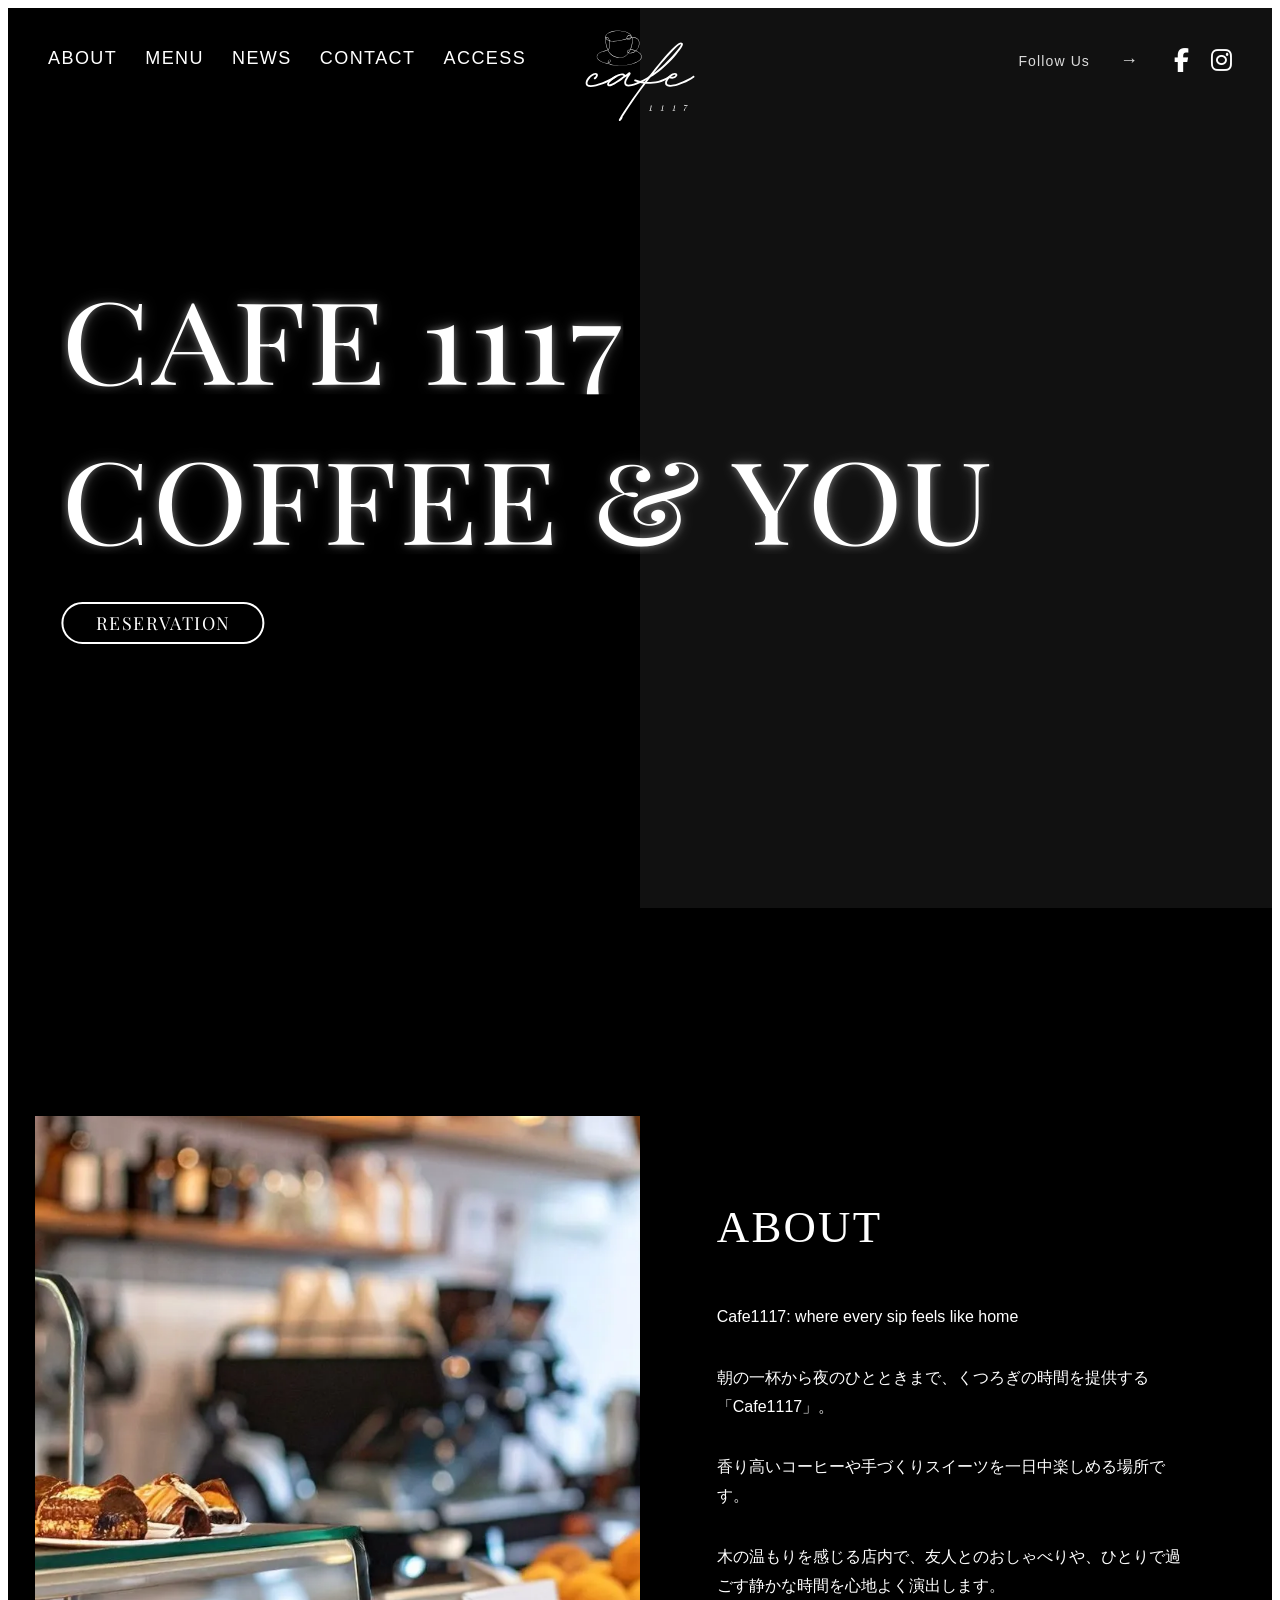
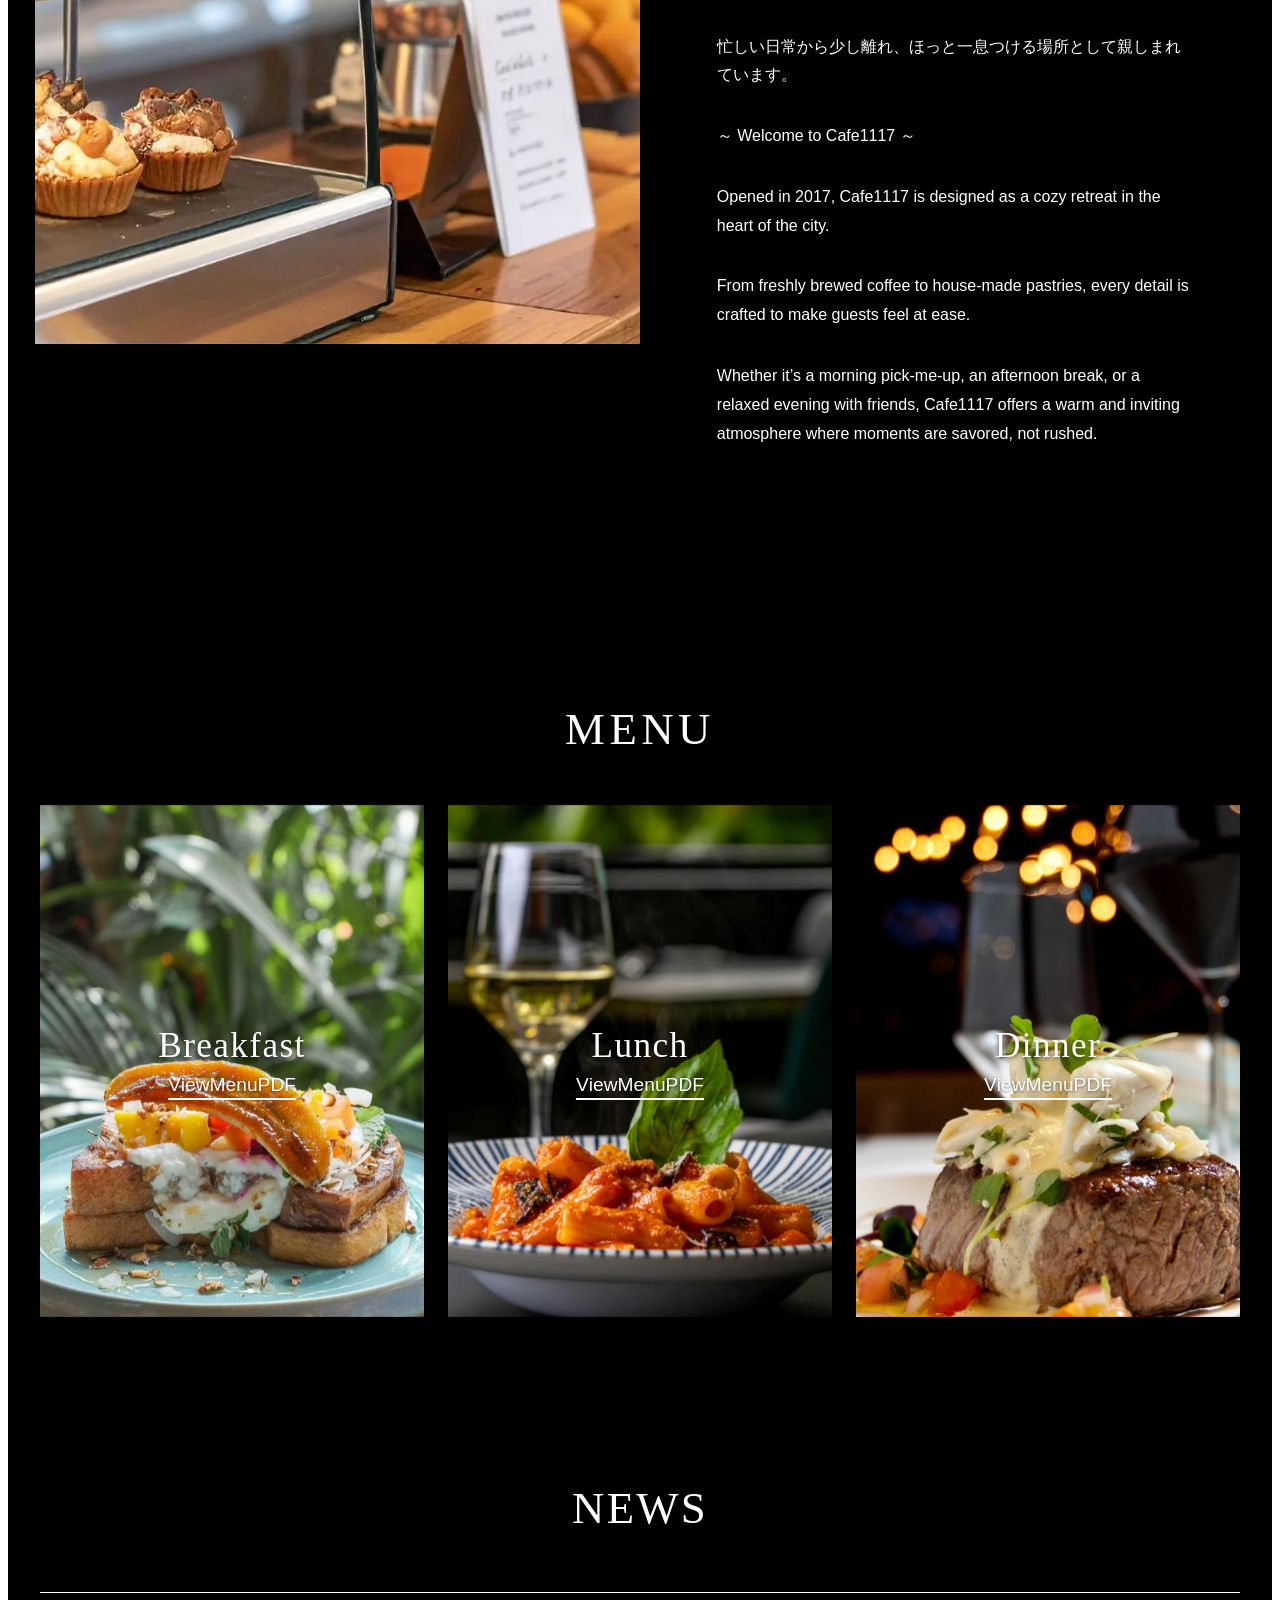
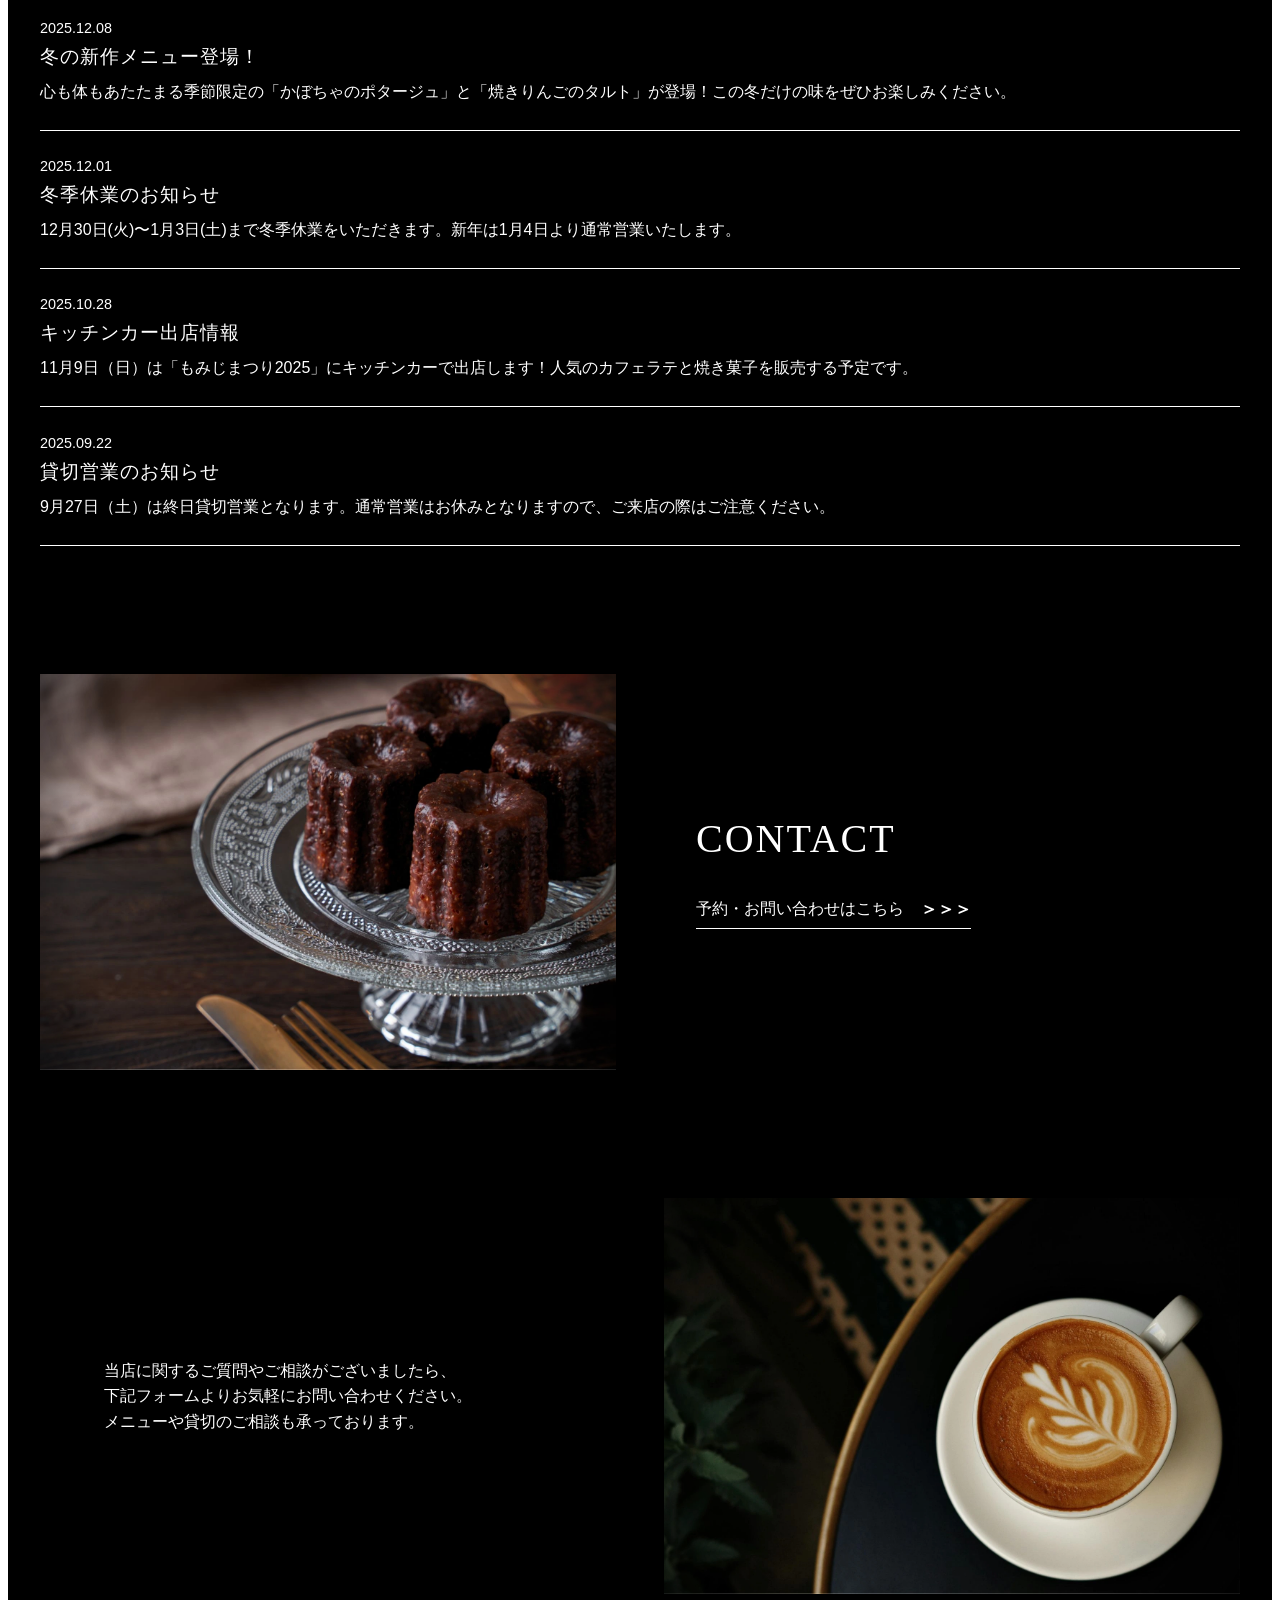
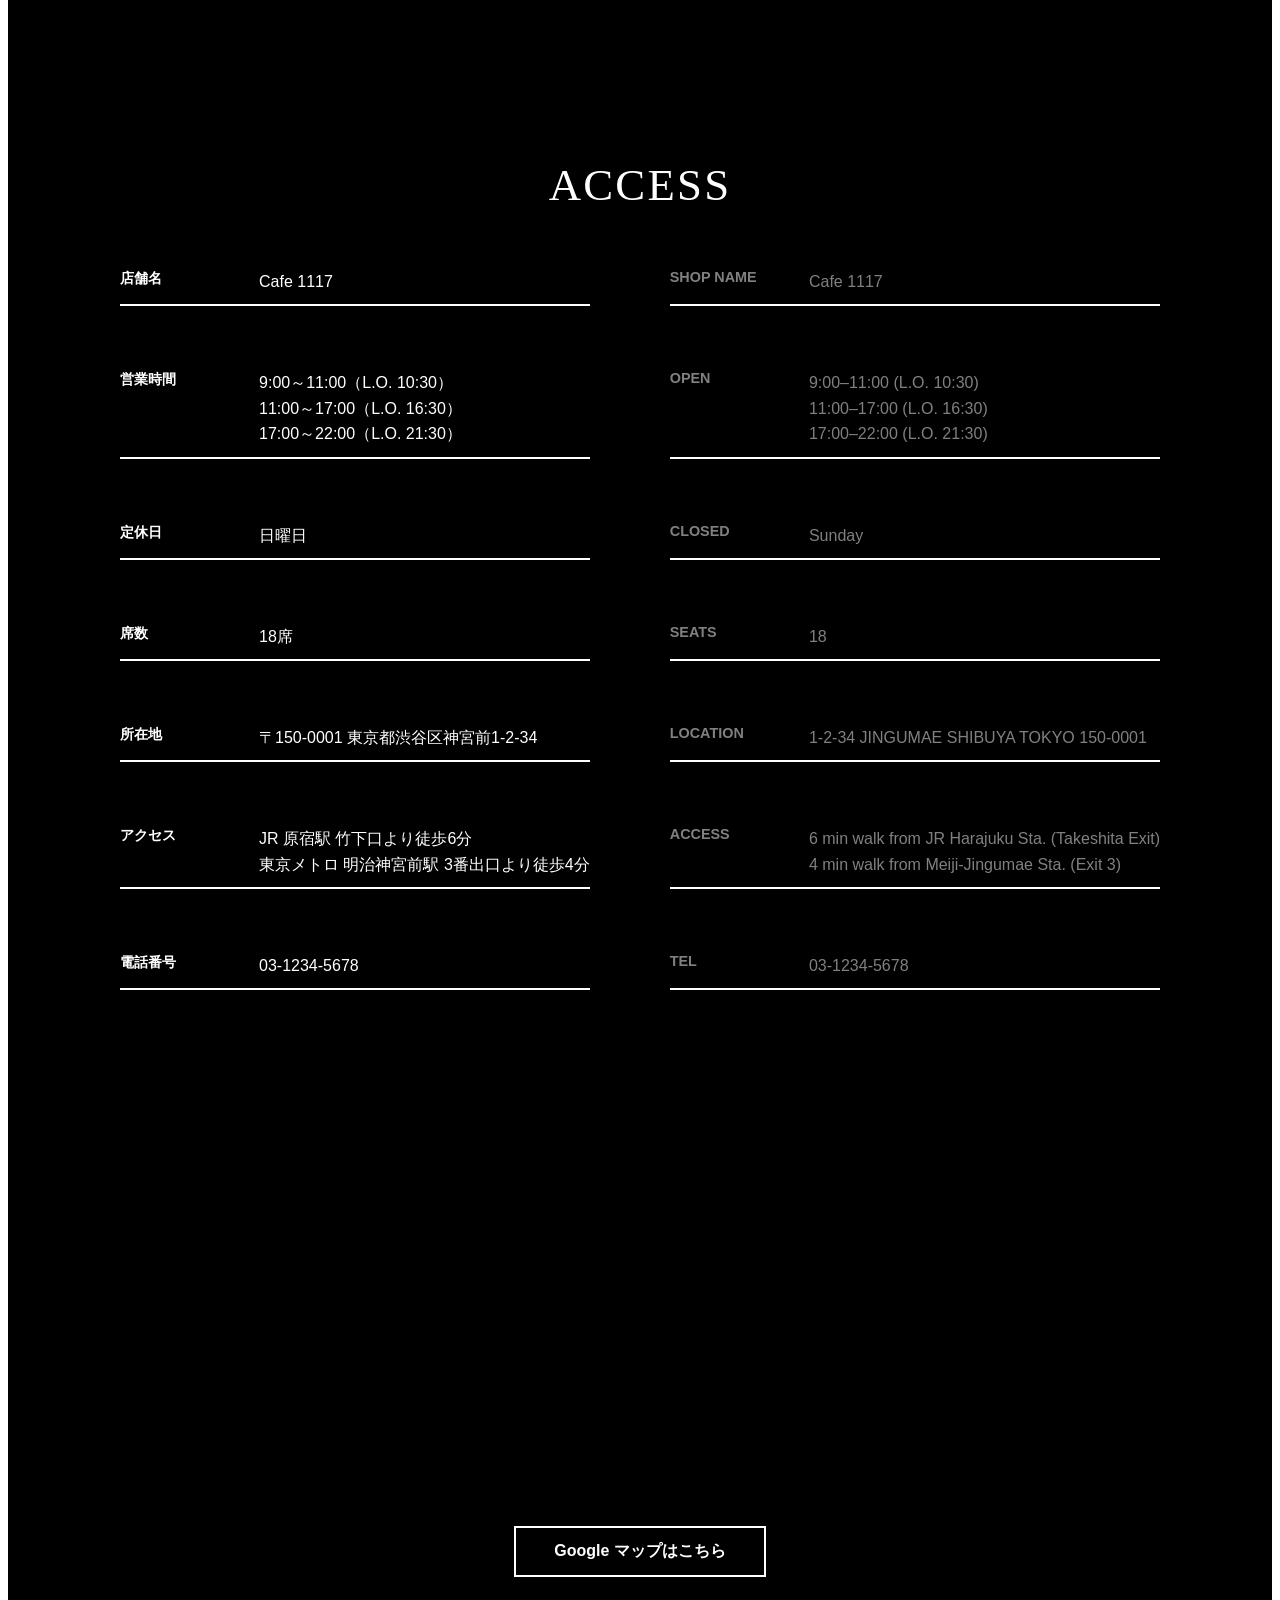
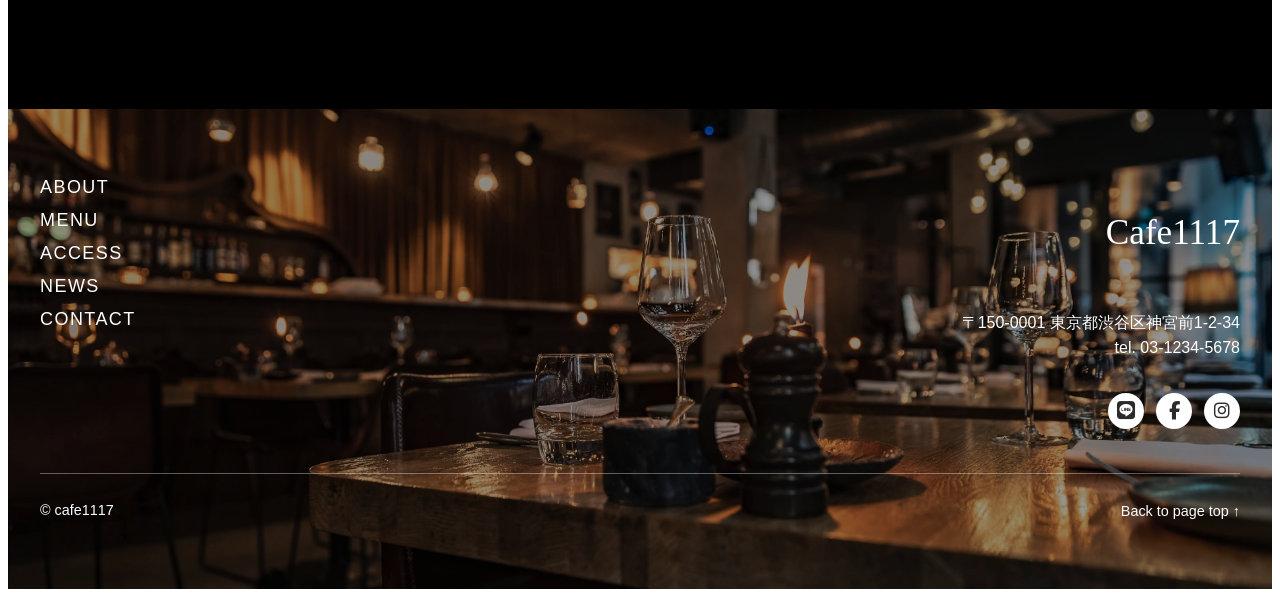
<file: index.html>
<!DOCTYPE html>
<html lang="ja">
<head>
  <meta charset="UTF-8">
  <meta name="viewport" content="width=device-width, initial-scale=1.0">
  <meta name="description" content="Cafe1117の最新ニュース、メニュー、アクセス情報を掲載しています。">
  <title>Cafe1117</title>

  <!-- Google Fonts -->
  <link rel="preconnect" href="https://fonts.googleapis.com">
  <link rel="preconnect" href="https://fonts.gstatic.com" crossorigin>
  <link href="https://fonts.googleapis.com/css2?family=Tangerine:wght@400;700&display=swap" rel="stylesheet">
  <link href="https://fonts.googleapis.com/css2?family=Playfair+Display:ital,wght@0,400..900;1,400..900&display=swap" rel="stylesheet">

  <!-- CSS -->
  <link rel="stylesheet" href="css/base.css">
  <link rel="stylesheet" href="css/layout.css">
  <link rel="stylesheet" href="css/header.css">
  <link rel="stylesheet" href="css/loading.css">
  <link rel="stylesheet" href="css/about.css">
  <link rel="stylesheet" href="css/menu.css">
  <link rel="stylesheet" href="css/news.css">
  <link rel="stylesheet" href="css/contact.css">
  <link rel="stylesheet" href="css/access.css">
  <link rel="stylesheet" href="css/footer.css">

  <!-- Font Awesome -->
  <link rel="stylesheet" href="https://cdnjs.cloudflare.com/ajax/libs/font-awesome/6.5.1/css/all.min.css">
</head>

<body id="top">

<!-- ========================= -->
<!--        LOADING           -->
<!-- ========================= -->
<div id="loadingScreen">
  <div class="loading-logo-wrap">
    <img id="loadingLogoBase" src="img/logo.svg" alt="Loading">
    <img id="loadingLogoColor" src="img/logo.svg" alt="Loading color">
  </div>
</div>

<!-- ========================= -->
<!--         HEADER            -->
<!-- ========================= -->
<header class="split-header">

  <nav class="header-nav">
    <a href="#cafe1117">ABOUT</a>
    <a href="#menu">MENU</a>
    <a href="#news">NEWS</a>
    <a href="#contact">CONTACT</a>
    <a href="#access">ACCESS</a>
  </nav>

  <div class="center-logo">
    <img src="img/logo.svg" alt="Cafe1117">
  </div>

  <div class="header-right">
    <div class="sns-wrap">
      <span class="sns-label">Follow Us</span>
      <span class="sns-arrow">→</span>

      <div class="sns-icons">
        <a href="#" class="sns-icon"><i class="fa-brands fa-facebook-f"></i></a>
        <a href="#" class="sns-icon"><i class="fa-brands fa-instagram"></i></a>
      </div>
    </div>

    <div class="hamburger" aria-label="メニューを開く" role="button" tabindex="0" aria-expanded="false">
      <span></span><span></span><span></span>
    </div>
  </div>

  <div class="split-left">
    <h1 class="main-title">
      <span class="title-main"><span>CAFE 1117</span></span>
      <span class="title-sub"><span>COFFEE & YOU</span></span>

      <a href="reservation.html" target="_blank" rel="noopener noreferrer" class="reserve-btn">
      RESERVATION
      </a>
    </h1>
  </div>

  <div class="split-right">
    <div class="slider">
      <img src="img/header_slide1.webp" alt="内観">
      <img src="img/header_slide2.webp" alt="ドリンク">
      <img src="img/header_slide3.webp" alt="外観">
    </div>
  </div>

  <nav class="mobile-nav" aria-label="モバイルメニュー">
    <a href="#cafe1117" role="menuitem">ABOUT</a>
    <a href="#menu" role="menuitem">MENU</a>
    <a href="#news" role="menuitem">NEWS</a>
    <a href="#contact" role="menuitem">CONTACT</a>
    <a href="#access" role="menuitem">ACCESS</a>
  </nav>

</header>

<!-- ========================= -->
<!--         ABOUT             -->
<!-- ========================= -->
<section id="cafe1117" class="section about-section about-pattern2">
  <div class="container">
    <div class="flex-content">

      <div class="slider-section" aria-label="画像スライダー" role="region">
        <ul id="aboutSlider" role="list" data-slider>
          <li aria-hidden="false">
              <img src="img/slide1.webp" alt="cafe1117 イメージ1" loading="lazy">
          </li>
          <li aria-hidden="true">
              <img src="img/slide2.webp" alt="cafe1117 イメージ2" loading="lazy">
          </li>
          <li aria-hidden="true">
              <img src="img/slide3.webp" alt="cafe1117 イメージ3" loading="lazy">
          </li>
          <li aria-hidden="true">
              <img src="img/slide4.webp" alt="cafe1117 イメージ4" loading="lazy">
          </li>
          <li aria-hidden="true">
              <img src="img/slide5.webp" alt="cafe1117 イメージ5" loading="lazy">
          </li>
        </ul>
      </div>

      <article class="about-content">
        <h2>ABOUT</h2>
        <p>Cafe1117: where every sip feels like home</p>
        <p>朝の一杯から夜のひとときまで、くつろぎの時間を提供する「Cafe1117」。</p>
        <p>香り高いコーヒーや手づくりスイーツを一日中楽しめる場所です。</p>
        <p>木の温もりを感じる店内で、友人とのおしゃべりや、ひとりで過ごす静かな時間を心地よく演出します。</p>
        <p>忙しい日常から少し離れ、ほっと一息つける場所として親しまれています。</p>
        <p>～ Welcome to Cafe1117 ～</p>
        <p>Opened in 2017, Cafe1117 is designed as a cozy retreat in the heart of the city.</p>
        <p>From freshly brewed coffee to house-made pastries, every detail is crafted to make guests feel at ease.</p>
        <p>Whether it’s a morning pick‑me‑up, an afternoon break, or a relaxed evening with friends, Cafe1117 offers a warm and inviting atmosphere where moments are savored, not rushed.</p>
      </article>

    </div>
  </div>
</section>

<!-- ========================= -->
<!--         MENU              -->
<!-- ========================= -->
<section id="menu" class="section menu-section">
  <div class="container">

    <h2 class="section-title" data-animate>MENU</h2>

    <div class="menu-links">

      <a href="img/breakfast-menu.pdf" class="menu-link" target="_blank" rel="noopener noreferrer" data-animate>
        <div class="menu-block" data-bg="breakfast">
          <div class="menu-text">
            <span class="menu-label">Breakfast</span>
            <span class="menu-subtext wave">View Menu PDF</span>
          </div>
        </div>
      </a>

      <a href="img/lunch-menu.pdf" class="menu-link" target="_blank" rel="noopener noreferrer" data-animate>
        <div class="menu-block" data-bg="lunch">
          <div class="menu-text">
            <span class="menu-label">Lunch</span>
            <span class="menu-subtext wave">View Menu PDF</span>
          </div>
        </div>
      </a>

      <a href="img/dinner-menu.pdf" class="menu-link" target="_blank" rel="noopener noreferrer" data-animate>
        <div class="menu-block" data-bg="dinner">
          <div class="menu-text">
            <span class="menu-label">Dinner</span>
            <span class="menu-subtext wave">View Menu PDF</span>
          </div>
        </div>
      </a>

    </div>

  </div>
</section>

<!-- ========================= -->
<!--         NEWS              -->
<!-- ========================= -->
<section id="news" class="section news-section" aria-labelledby="news-title">
  <div class="news-inner">
    <h2 id="news-title" class="section-title">NEWS</h2>

    <div class="news-list">

      <article class="news-item">
        <time class="news-date" datetime="2025-12-08">2025.12.08</time>
        <h3 class="news-title">冬の新作メニュー登場！</h3>
        <p class="news-text">
          心も体もあたたまる季節限定の「かぼちゃのポタージュ」と「焼きりんごのタルト」が登場！この冬だけの味をぜひお楽しみください。
        </p>
      </article>

      <article class="news-item">
        <time class="news-date" datetime="2025-12-01">2025.12.01</time>
        <h3 class="news-title">冬季休業のお知らせ</h3>
        <p class="news-text">
          12月30日(火)〜1月3日(土)まで冬季休業をいただきます。新年は1月4日より通常営業いたします。
        </p>
      </article>

      <article class="news-item">
        <time class="news-date" datetime="2025-10-28">2025.10.28</time>
        <h3 class="news-title">キッチンカー出店情報</h3>
        <p class="news-text">
          11月9日（日）は「もみじまつり2025」にキッチンカーで出店します！人気のカフェラテと焼き菓子を販売する予定です。
        </p>
      </article>

      <article class="news-item">
        <time class="news-date" datetime="2025-09-22">2025.09.22</time>
        <h3 class="news-title">貸切営業のお知らせ</h3>
        <p class="news-text">
          9月27日（土）は終日貸切営業となります。通常営業はお休みとなりますので、ご来店の際はご注意ください。
        </p>
      </article>

    </div>
  </div>
</section>

<!-- ========================= -->
<!--         CONTACT           -->
<!-- ========================= -->
<section id="contact" class="contact-section">

  <!-- 上段 -->
  <div class="contact-header-section">
    <div class="contact-header-right">
      <img src="img/contact1.webp" alt="お問い合わせイメージ">
    </div>

    <div class="contact-header-left">
      <h2>CONTACT</h2>
      <p class="contact-link">
        <a href="reservation.html" target="_blank" rel="noopener noreferrer">
        予約・お問い合わせはこちら
          <span class="arrow">＞＞＞</span>
        </a>
      </p>
    </div>
  </div>

  <!-- 下段 -->
  <div class="contact-info-section">
    <div class="contact-info-right">
      <img src="img/contact2.webp" alt="お問い合わせ情報">
    </div>

    <div class="contact-info-left">
      <p class="contact-info-text">
        <span class="pc-only">
          当店に関するご質問やご相談がございましたら、<br>
          下記フォームよりお気軽にお問い合わせください。<br>
          メニューや貸切のご相談も承っております。
        </span>

        <span class="tablet-only">
          当店に関するご質問やご相談は<br>
          下記フォームよりお気軽にお問い合わせください。<br>
          メニューや貸切のご相談も承っております。
        </span>

        <span class="sp-only">
          ご質問やご相談は下記フォームより<br>
          お気軽にお問い合わせください。<br>
          メニューや貸切も承っております。
        </span>
      </p>
    </div>
  </div>

</section>

<!-- ========================= -->
<!--         ACCESS            -->
<!-- ========================= -->
<section id="access" class="section access-section">
  <div class="container">

    <h2 class="bar center" data-animate>ACCESS</h2>

    <div class="access-table" data-animate>

      <div class="row">
        <div class="pair">
          <span class="label">店舗名</span>
          <span class="value">Cafe 1117</span>
        </div>
        <div class="pair">
          <span class="label">SHOP NAME</span>
          <span class="value">Cafe 1117</span>
        </div>
      </div>

      <div class="row">
        <div class="pair">
          <span class="label">営業時間</span>
          <span class="value">
            9:00～11:00（L.O. 10:30）<br>
            11:00～17:00（L.O. 16:30）<br>
            17:00～22:00（L.O. 21:30）
          </span>
        </div>
        <div class="pair">
          <span class="label">OPEN</span>
          <span class="value">
            9:00–11:00 (L.O. 10:30)<br>
            11:00–17:00 (L.O. 16:30)<br>
            17:00–22:00 (L.O. 21:30)
          </span>
        </div>
      </div>

      <div class="row">
        <div class="pair">
          <span class="label">定休日</span>
          <span class="value">日曜日</span>
        </div>
        <div class="pair">
          <span class="label">CLOSED</span>
          <span class="value">Sunday</span>
        </div>
      </div>

      <div class="row">
        <div class="pair">
          <span class="label">席数</span>
          <span class="value">18席</span>
        </div>
        <div class="pair">
          <span class="label">SEATS</span>
          <span class="value">18</span>
        </div>
      </div>

      <div class="row">
        <div class="pair">
          <span class="label">所在地</span>
          <span class="value">〒150-0001 東京都渋谷区神宮前1-2-34</span>
        </div>
        <div class="pair">
          <span class="label">LOCATION</span>
          <span class="value">1-2-34 JINGUMAE SHIBUYA TOKYO 150-0001</span>
        </div>
      </div>

      <div class="row">
        <div class="pair">
          <span class="label">アクセス</span>
          <span class="value">
            JR 原宿駅 竹下口より徒歩6分<br>
            東京メトロ 明治神宮前駅 3番出口より徒歩4分
          </span>
        </div>
        <div class="pair">
          <span class="label">ACCESS</span>
          <span class="value">
            6 min walk from JR Harajuku Sta. (Takeshita Exit)<br>
            4 min walk from Meiji-Jingumae Sta. (Exit 3)
          </span>
        </div>
      </div>

      <div class="row">
        <div class="pair">
          <span class="label">電話番号</span>
          <span class="value"><a href="tel:0312345678">03-1234-5678</a></span>
        </div>
        <div class="pair">
          <span class="label">TEL</span>
          <span class="value"><a href="tel:0312345678">03-1234-5678</a></span>
        </div>
      </div>

    </div>

    <div class="access-map" data-animate>
      <iframe src="https://www.google.com/maps/embed?pb=..." allowfullscreen loading="lazy"></iframe>
    </div>

    <div class="btn-wrap">
      <a class="mapBtn" href="https://goo.gl/maps/example" target="_blank" rel="noopener noreferrer">
        <span class="iconH">Google マップはこちら</span>
        <span class="line-top"></span>
        <span class="line-bottom"></span>
        <span class="line-top offset"></span>
        <span class="line-bottom offset"></span>
      </a>
    </div>

  </div>
</section>

<!-- ========================= -->
<!--         FOOTER           -->
<!-- ========================= -->
<footer class="footerSection">
  <div class="footerInner">

    <div class="footerContent">

      <div class="footerNavArea">
        <ul class="footerNavList">
          <li class="footerNavItem"><a href="#cafe1117">ABOUT</a></li>
          <li class="footerNavItem"><a href="#menu">MENU</a></li>
          <li class="footerNavItem"><a href="#access">ACCESS</a></li>
          <li class="footerNavItem"><a href="#news">NEWS</a></li>
          <li class="footerNavItem"><a href="#contact">CONTACT</a></li>
        </ul>
      </div>

      <div class="footerInfoArea">
        <div class="footerInfo">
          <p class="footerName">Cafe1117</p>
          <p class="footerAddress">
            〒150-0001<span class="sp-break"></span> 東京都渋谷区神宮前1-2-34<br>
            tel. 03-1234-5678
          </p>

          <ul class="footerSnsList">
            <li><a href="#"><i class="fab fa-line"></i></a></li>
            <li><a href="#"><i class="fab fa-facebook-f"></i></a></li>
            <li><a href="#"><i class="fab fa-instagram"></i></a></li>
          </ul>
        </div>
      </div>

    </div>

    <!-- 下段 -->
    <div class="footerBottom">
      <div class="footerCopy">© cafe1117</div>
      <div class="footerBack"><a href="#top">Back to page top ↑</a></div>
    </div>

  </div>
</footer>

<!-- head内は共通 -->
<script src="js/common.js" defer></script>
<script src="js/index.js" defer></script>

</body>
</html>
</file>
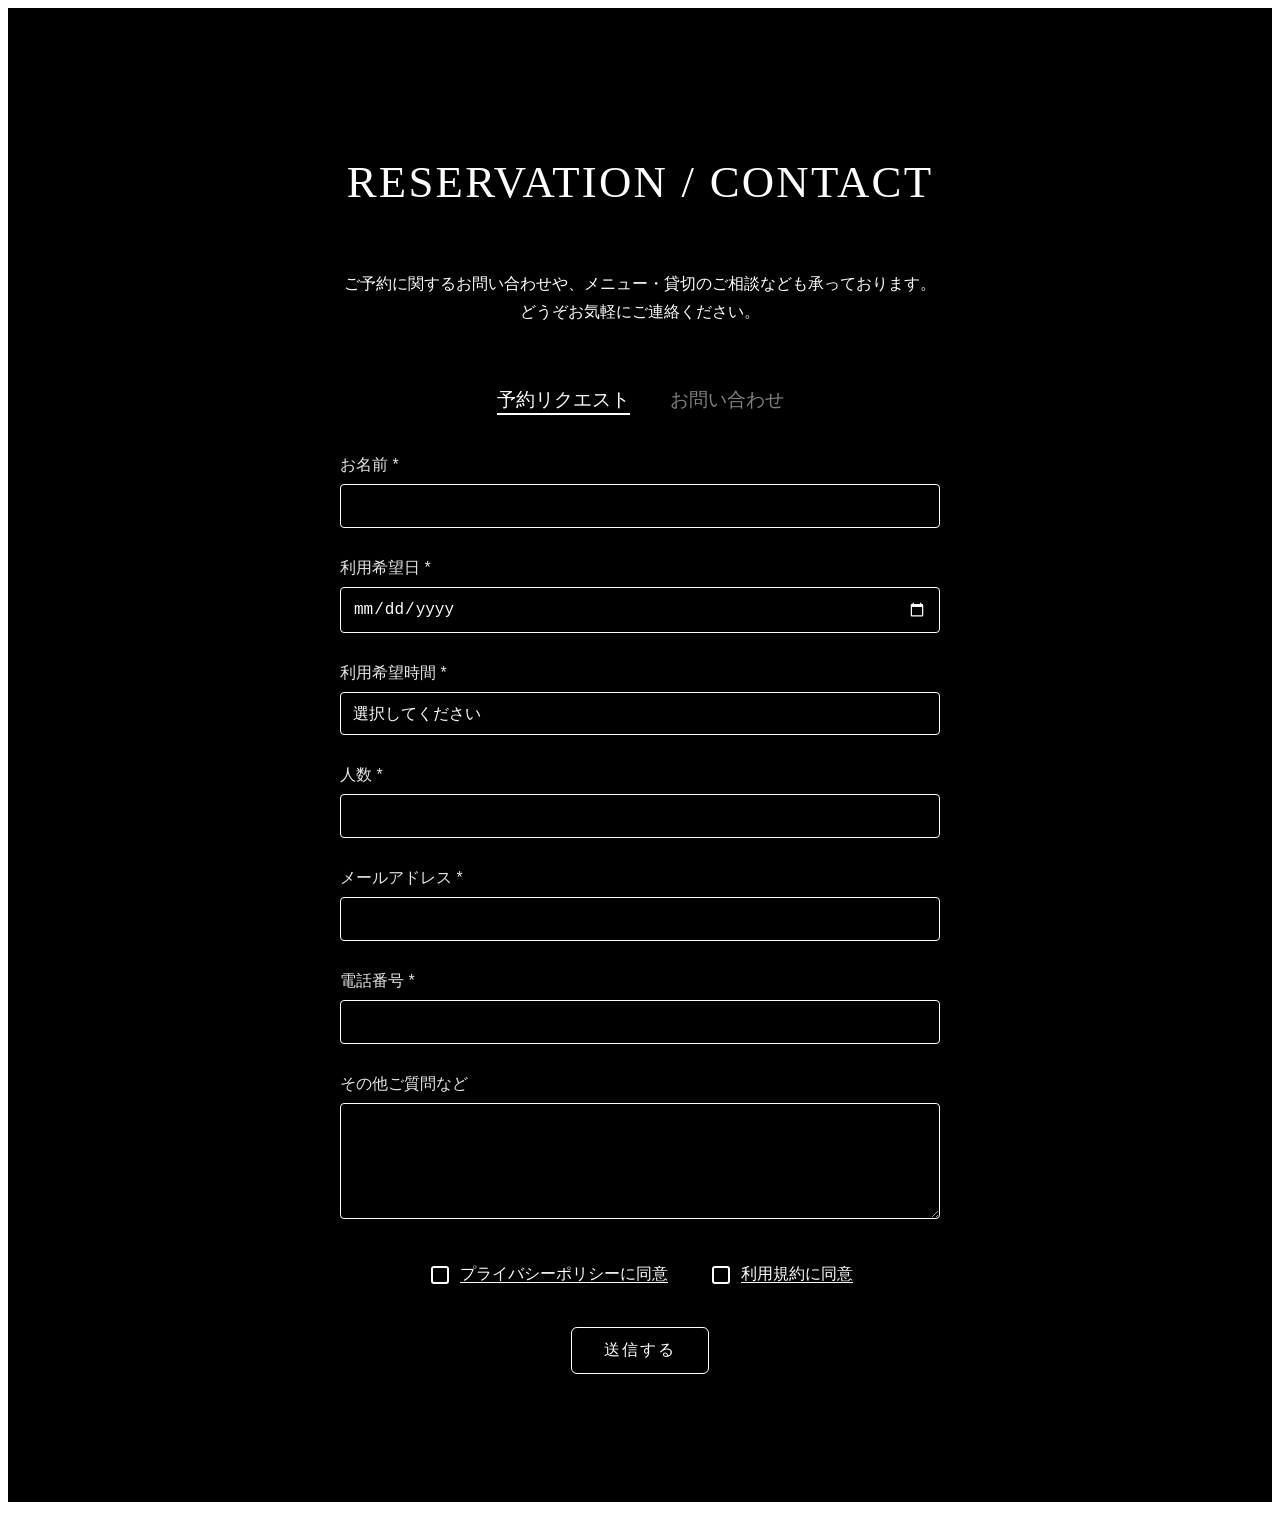
<file: reservation.html>
<!DOCTYPE html>
<html lang="ja">
<head>
  <meta charset="UTF-8">
  <meta name="viewport" content="width=device-width, initial-scale=1.0">
  <title>Cafe1117 - reservation</title>

  <!-- CSS -->
  <link rel="stylesheet" href="css/base.css">
  <link rel="stylesheet" href="css/layout.css">
  <link rel="stylesheet" href="css/reservation.css">

  <link rel="stylesheet" href="https://cdnjs.cloudflare.com/ajax/libs/font-awesome/6.5.1/css/all.min.css">
</head>

<body>

<section id="reservation" class="reservation-section section" data-animate> 
  <div class="reservation-inner">

    <!-- タイトル -->
    <header class="reservation-header" data-animate>
      <h2 class="reservation-title" data-animate>
        <span class="title-en">RESERVATION / CONTACT</span>
      </h2>
    </header>

    <!-- 説明文 -->
    <p class="reservation-description" data-animate>
      <span class="pc-only">
        ご予約に関するお問い合わせや、メニュー・貸切のご相談なども承っております。<br>
        どうぞお気軽にご連絡ください。
      </span>
      <span class="sp-only">
        ご予約に関するお問い合わせや<br>
        メニュー・貸切のご相談<br>
        なども承っております。<br>
        どうぞお気軽にご連絡ください。
      </span>
    </p>

    <!-- タブ切り替え -->
    <ul class="reservation-tabs" role="tablist" data-animate>
      <li class="tab active" role="tab" aria-selected="true" aria-controls="form-reservation" data-tab="reservation">予約リクエスト</li>
      <li class="tab" role="tab" aria-selected="false" aria-controls="form-inquiry" data-tab="inquiry">お問い合わせ</li>
    </ul>

    <!-- ▼▼ 予約フォーム ▼▼ -->
    <div class="form-panel active" id="form-reservation" role="tabpanel" data-animate>
      <form action="mailto:info@example.com" method="post" enctype="text/plain">

        <div class="form-block" data-animate>
          <label for="res-name">お名前 *</label>
          <input id="res-name" type="text" name="name" required>
        </div>

        <div class="form-block" data-animate>
          <label for="date_input">利用希望日 *</label>
          <input id="date_input" type="date" name="date" required>
        </div>

        <div class="form-block" data-animate>
          <label for="time_start">利用希望時間 *</label>
          <div class="time-flex">
            <select name="time_start" id="time_start" required>
              <option value="">選択してください</option>
              <option>11:00</option>
              <option>12:00</option>
              <option>13:00</option>
              <option>14:00</option>
              <option>15:00</option>
              <option>16:00</option>
              <option>17:00</option>
            </select>
          </div>
        </div>

        <div class="form-block" data-animate>
          <label for="res-people">人数 *</label>
          <input id="res-people" type="number" name="people" required>
        </div>

        <div class="form-block" data-animate>
          <label for="res-email">メールアドレス *</label>
          <input id="res-email" type="email" name="email" required>
        </div>

        <div class="form-block" data-animate>
          <label for="res-tel">電話番号 *</label>
          <input id="res-tel" type="tel" name="tel" required>
        </div>

        <div class="form-block" data-animate>
          <label for="res-message">その他ご質問など</label>
          <textarea id="res-message" name="message" rows="5"></textarea>
        </div>

        <div class="agreement-block" data-animate>
          <label class="agree-item">
            <input type="checkbox" name="agree_privacy" class="agree-privacy-res">
            <a href="privacy.html" target="_blank">プライバシーポリシーに同意</a>
          </label>

          <label class="agree-item">
            <input type="checkbox" name="agree_terms" class="agree-terms-res">
            <a href="terms.html" target="_blank">利用規約に同意</a>
          </label>
        </div>

        <p class="agree-error" data-animate>※入力必須項目です</p>

        <button type="submit" class="reservation-submit" data-animate>送信する</button>
      </form>
    </div>

    <!-- ▼▼ お問い合わせフォーム ▼▼ -->
    <div class="form-panel" id="form-inquiry" role="tabpanel" data-animate>
      <form action="mailto:info@example.com" method="post" enctype="text/plain">

        <div class="form-block" data-animate>
          <label for="inq-name">お名前 *</label>
          <input id="inq-name" type="text" name="name" required>
        </div>

        <div class="form-block" data-animate>
          <label for="inq-email">メールアドレス *</label>
          <input id="inq-email" type="email" name="email" required>
        </div>

        <div class="form-block" data-animate>
          <label for="inq-tel">電話番号 *</label>
          <input id="inq-tel" type="tel" name="tel" required>
        </div>

        <div class="form-block" data-animate>
          <label for="inq-message">お問い合わせ内容 *</label>
          <textarea id="inq-message" name="message" rows="6" required></textarea>
        </div>

        <div class="agreement-block" data-animate>
          <label class="agree-item">
            <input type="checkbox" name="agree_privacy" class="agree-privacy-inq">
            <a href="privacy.html" target="_blank">プライバシーポリシーに同意</a>
          </label>

          <label class="agree-item">
            <input type="checkbox" name="agree_terms" class="agree-terms-inq">
            <a href="terms.html" target="_blank">利用規約に同意</a>
          </label>
        </div>

        <p class="agree-error" data-animate>※入力必須項目です</p>

        <button type="submit" class="reservation-submit" data-animate>送信する</button>
      </form>
    </div>

  </div><!-- /.reservation-inner -->
</section>

<script src="js/common.js" defer></script>
<script src="js/reservation.js" defer></script>

</body>
</html>
</file>
<file: css/base.css>
:root {
  /*----------------------------------------------
  Typography
  ----------------------------------------------*/
  --font-xxl: 3.2rem;
  --font-xl: 2.8rem;
  --font-lg: 2.2rem;
  --font-md: 1.2rem;
  --font-base: 1rem;
  --font-sm: 0.9rem;

  /* 行間 */
  --lh-tight: 1.2;
  --lh-normal: 1.6;
  --lh-loose: 1.8;

  /*----------------------------------------------
  Layout
  ----------------------------------------------*/
  --section-padding-pc: 8rem;
  --section-padding-tab: 5rem;
  --section-padding-sp: 4rem;

  --content-max-width: 1200px;

  /*----------------------------------------------
  Color System
  ----------------------------------------------*/
  --color-text-dark: #333;
  --color-text-main: #666;
  --color-text-light: #999;
  --color-text-invert: #fff;

  --color-bg-main: #ffffff;
  --color-bg-sub: #f5f5f5;
  --color-bg-section: #fafafa;
  --color-bg-card: #ffffff;
  --color-bg-dark: #2b2b2b;

  --color-accent: #c9a27e;
  --color-accent-dark: #a88463;
  --color-accent-light: #e8d7c5;

  --color-border-light: rgba(0,0,0,0.1);
  --color-border: rgba(0,0,0,0.2);
  --color-border-strong: rgba(0,0,0,0.35);

  --shadow-soft: 0 4px 12px rgba(0,0,0,0.08);
  --shadow-card: 0 6px 20px rgba(0,0,0,0.12);
  --shadow-strong: 0 10px 30px rgba(0,0,0,0.18);

  --opacity-low: 0.25;
  --opacity-mid: 0.5;
  --opacity-high: 0.85;

  /* ============================
     Typography System（追加分）
  ============================ */
  --font-heading-family: "Playwrite NO", serif;
  --font-heading-weight: 400;

  --font-body-family: "Noto Sans JP", sans-serif;
  --font-body-weight: 400;
}

/* ============================
   Base Typography
============================ */
html, body {
  font-family: var(--font-body-family);
  font-weight: var(--font-body-weight);
  color: var(--color-text-main);
}

h1, h2, h3 {
  font-family: var(--font-heading-family);
  font-weight: var(--font-heading-weight);
  color: var(--color-text-dark);
  line-height: var(--lh-tight);
  letter-spacing: 0.05em;
}

html {
  scroll-behavior: smooth;
}

section {
  scroll-margin-top: 80px;
}
</file>
<file: css/layout.css>
/* PC */
.section {
  padding-top: var(--section-padding-pc);
  padding-bottom: var(--section-padding-pc);
}

/* タブレット */
@media (min-width: 768px) and (max-width: 1024px) {
  .section {
    padding-top: var(--section-padding-tab);
    padding-bottom: var(--section-padding-tab);
  }
}

/* スマホ */
@media (max-width: 767px) {
  .section {
    padding-top: var(--section-padding-sp);
    padding-bottom: var(--section-padding-sp);
  }
}
</file>
<file: css/header.css>
/* 全体レイアウト */
.split-header {
  position: relative;
  width: 100%;
  height: 100vh;
  display: flex;
  overflow: hidden;
}

/* 左右 50% */
.split-left,
.split-right {
  width: 50%;
  height: 100%;
}

.split-left {
  background: #000;
  display: flex;
  justify-content: flex-end;
  align-items: center;
  padding-right: 0;
}

/* ============================
   タイトル（Playfair Display）
   ============================ */
.main-title {
  position: relative;
  display: flex;
  flex-direction: column;
  align-items: flex-start;
  transform: translateX(38%);
  color: #fff;
  white-space: nowrap;
  z-index: 1500;
  font-family: "Playfair Display", serif;
  line-height: 1;
}

/* タイトル本体（アニメ削除＋常時光る） */
.title-main,
.title-sub {
  position: relative;
  font-size: 130px;
  font-weight: 400;
  letter-spacing: 0.01em;
  transform: scaleY(0.88);
  transform-origin: left center;
  color: #fff;
  opacity: 1;


  /* ← 常時光る上品なエフェクト */
  text-shadow:
    0 0 8px rgba(255,255,255,0.35),
    0 0 16px rgba(255,255,255,0.25);
}

/* メイン・サブ共通：動き用の枠 */
.title-main,
.title-sub {
  display: inline-block;
  overflow: hidden; /* ← 上下の動きを枠内に収める */
}

/* 内側の文字に動きを付ける */
.title-main span,
.title-sub span {
  display: inline-block;
  animation: essenceSync 12s infinite;
  transform-origin: center;
}

/* 内側の文字に動きを付ける */
.title-main span,
.title-sub span {
  display: inline-block;
  animation: essenceAll 12s infinite;
  transform-origin: center;
}

@keyframes essenceAll {
  /* 1枚目（0〜4秒） */
  0%   { opacity: 0; transform: translateY(45%); }
  8%   { opacity: 1; transform: translateY(0); }
  25%  { opacity: 1; transform: translateY(0); }
  33%  { opacity: 0; transform: translateY(-45%); }

  /* 2枚目（4〜8秒） */
  38%  { opacity: 0; transform: translateY(45%); }
  45%  { opacity: 1; transform: translateY(0); }
  58%  { opacity: 1; transform: translateY(0); }
  66%  { opacity: 0; transform: translateY(-45%); }

  /* 3枚目（8〜12秒） */
  72%  { opacity: 0; transform: translateY(45%); }
  80%  { opacity: 1; transform: translateY(0); }
  91%  { opacity: 1; transform: translateY(0); }
  100% { opacity: 0; transform: translateY(-45%); }
}

/* 行間 */
.title-sub {
  margin-top: 30px;
}

/* ← softType アニメーションは不要なので削除してOK
   （残しても動かないが、コードを軽くしたいなら消す）
*/

/* 右側：スライダー */
.split-right {
  position: relative;
  background: #111;
}

.slider img {
  position: absolute;
  width: 100%;
  height: 100%;
  object-fit: cover;
  object-position: center;
  opacity: 0;
  animation: slideShow 12s infinite;
}

.slider img:nth-child(1) { animation-delay: -0.3s; }
.slider img:nth-child(2) { animation-delay: -4s; }
.slider img:nth-child(3) { animation-delay: -8s; }

@keyframes slideShow {
  0%   { opacity: 1; }
  30%  { opacity: 1; }
  33%  { opacity: 0; }
  100% { opacity: 0; }
}

/* 中央上ロゴ（ヘッダー内だけで表示） */
.center-logo {
  position: absolute;
  top: 0px;
  left: 50%;
  transform: translateX(-50%);
  z-index: 2000;
}

.center-logo img {
  height: 140px; /* ← 大きくした */
  filter: brightness(0) invert(1);
}

/* 左上ナビ（PCのみ） */
.header-nav {
  position: absolute;
  top: 40px;
  left: 40px;
  display: flex;
  gap: 28px;
  z-index: 2000;
}

.header-nav a {
  color: #fff;
  text-decoration: none;
  font-size: 18px;
  letter-spacing: 0.08em;
  transition: 0.3s ease;
  z-index: 3000;
}

.header-nav a:hover {
  text-shadow: 
    0 0 6px rgba(255,255,255,0.8),
    0 0 12px rgba(255,255,255,0.6);
  transform: translateY(-2px);
}

/* 右上（スマホ用） */
.header-right {
  position: absolute;
  top: 40px;
  right: 40px;
  display: flex;
  align-items: center;
  gap: 20px;
  z-index: 2000;
}

.reserve-btn {
  margin-top: 40px;
  padding: 10px 32px;
  border: 2px solid #fff;
  border-radius: 40px;
  color: #fff;
  font-size: 18px;
  letter-spacing: 0.08em;
  cursor: pointer;
  position: relative;
  overflow: hidden;
  text-decoration: none;
  transition: 
    color 0.3s ease,
    transform 0.3s ease;

  animation: none; /* ← 追加 */
}

/* 下から白く塗りつぶす */
.reserve-btn::before {
  content: "";
  position: absolute;
  left: 0;
  bottom: 0;
  width: 100%;
  height: 0%;
  background: #fff;
  z-index: -1;
  transition: height 0.35s ease;
}

/* ホバー時：白塗り＋文字黒＋少し上に動く */
.reserve-btn:hover {
  color: #000;
  transform: translateY(-3px); /* ← ナビと同じ“ふわっと上がる” */
}

.reserve-btn:hover::before {
  height: 100%;
}

/* ハンバーガー（PCでは非表示） */
.hamburger {
  width: 28px;
  height: 22px;
  cursor: pointer;
  display: none;
}

.hamburger span {
  display: block;
  height: 3px;
  background: #fff;
  margin-bottom: 5px;
  border-radius: 2px;
}

/* SNS 全体を横並びに */
.sns-wrap {
  display: flex;
  align-items: center;
  gap: 22px; /* ← Follow Us と → の間もゆったり */
}

/* Follow Us の文字 */
.sns-label {
  font-size: 14px;
  letter-spacing: 0.08em;
  color: #fff;
  opacity: 0.85;
}

/* → のスタイル */
.sns-arrow {
  font-size: 18px;
  color: #fff;
  opacity: 0.85;
  margin-left: 8px;   /* ← Follow Us と → の間をさらにゆったり */
  margin-right: 14px; /* ← → とアイコンの間もゆったり */
}

/* SNS アイコンを横並びに */
.sns-icons {
  display: flex;
  gap: 22px; /* ← ★ここを広げるとアイコン同士がゆったり ★ */
}

/* SNS アイコンの基本 */
.sns-icon i {
  font-size: 24px;
  color: #fff;
  transition: 0.3s ease;
}

/* ホバー時：ナビと同じ光＋浮き上がり */
.sns-icon:hover i {
  text-shadow:
    0 0 6px rgba(255,255,255,0.8),
    0 0 12px rgba(255,255,255,0.6);
  transform: translateY(-2px);
}

/* モバイルナビはPCでは非表示 */
.mobile-nav{
  display: none;
}

@media (min-width: 768px) and (max-width: 1024px) {

  /* 左側の黒背景を消す（スマホと同じ） */
  .split-left {
    background: none;
    width: 0;
    padding: 0;
  }

  /* 右側スライドを全画面に（スマホと同じ） */
  .split-right {
    width: 100%;
    height: 100vh;
    position: relative;
  }

  .main-title {
  position: absolute;
  top: 50%;
  left: 50%;
  transform: translate(-50%, -50%);
  text-align: center;
  align-items: center;
  z-index: 2000;
}

  /* タイトルサイズ：スマホより大きく、PCより小さく */
  .title-main {
    font-size: 88px;
    transform: scaleY(0.9);
  }

  .title-sub {
    font-size: 45px;
    margin-top: 16px;
  }

  /* 予約ボタンもタブレット用に調整 */
  .reserve-btn {
    margin-top: 36px;
    padding: 10px 30px;
    font-size: 18px;
  }

  /* PC ナビは非表示（スマホと同じ構造にするため） */
  .header-nav {
    display: none;
  }

  /* ロゴも非表示（スマホと同じ） */
  .center-logo {
    display: none;
  }

  /* SNS はスマホと同じ右上固定 */
  .header-right {
    position: fixed;
    top: 24px;
    right: 24px;
    z-index: 5000;
  }

  /* ハンバーガーもスマホと同じ */
  .hamburger {
    display: block;
    position: fixed;
    top: 24px;
    left: 24px;
    z-index: 5000;
    transition: transform 0.4s ease;
  }

  /* モバイルナビもスマホと同じ */
  .mobile-nav {
    position: fixed;
    top: 0;
    left: 0;
    width: 100%;
    height: 100vh;
    display: flex;
    flex-direction: column;
    justify-content: center;
    align-items: center;
    background: rgba(0,0,0,0.88);
    backdrop-filter: blur(6px);
    opacity: 0;
    pointer-events: none;
    transform: translateX(-100%);
    transition: transform 0.45s ease, opacity 0.45s ease;
    z-index: 3500;
  }

  .mobile-nav.active {
    opacity: 1;
    pointer-events: auto;
    transform: translateX(0);
  }

  /* ナビ文字（スマホと同じフォント） */
  .mobile-nav a {
    font-family: "Playfair Display", serif;
    font-weight: 400;
    font-size: 30px;     /* ← スマホより少し大きく */
    letter-spacing: 0.08em;
    color: #fff;
    text-decoration: none;
    margin: 14px 0;
    opacity: 0.9;
    transition: 0.3s ease;
  }

  .mobile-nav a:hover {
    opacity: 1;
    transform: translateY(-3px);
    text-shadow:
      0 0 6px rgba(255,255,255,0.8),
      0 0 12px rgba(255,255,255,0.6);
  }
}

@media (max-width: 767px) {

  /* ============================
     レイアウト調整
     ============================ */

  .split-left {
    background: none;
    width: 0;
    padding: 0;
  }

  .split-right {
    width: 100%;
    height: 100vh;
    position: relative;
  }

  /* ============================
     タイトル配置（左寄せ）
     ============================ */

  .main-title {
  position: absolute;
  top: 50%;
  left: 50%;
  transform: translate(-50%, -50%);
  text-align: center;
  align-items: center;
  z-index: 2000;
}

  .title-main {
    font-size: 65px;     /* ← スマホ最適サイズ */
    transform: scaleY(0.9);
  }

  .title-sub {
    font-size: 37px;
    margin-top: 12px;
  }

  .reserve-btn {
    margin: 32px auto 0 auto;
    padding: 8px 26px;
    font-size: 16px;
    display: inline-block;
  }

  /* ============================
     PC ナビ・ロゴ非表示
     ============================ */

  .header-nav {
    display: none;
  }

  .center-logo {
    display: none;
  }

  /* ============================
     SNS（アイコンのみ表示）
     ============================ */

  .sns-label,
  .sns-arrow {
    display: none;
  }

  .sns-icons {
    display: flex;
    gap: 20px;
  }

  /* SNS を右上に固定（最前面） */
  .header-right {
    position: fixed;
    top: 20px;
    right: 20px;
    z-index: 5000;   /* ← メニューより前面 */
  }

  /* ============================
     ハンバーガー
     ============================ */

  .hamburger {
    display: block;
    position: fixed;
    top: 20px;
    left: 20px;
    z-index: 5000;   /* ← SNS と同じ最前面 */
    transition: transform 0.4s ease;
  }

  .hamburger.active span:nth-child(1) {
    transform: translateY(8px) rotate(45deg);
  }
  .hamburger.active span:nth-child(2) {
    opacity: 0;
  }
  .hamburger.active span:nth-child(3) {
    transform: translateY(-8px) rotate(-45deg);
  }

  .hamburger.active { 
    transform: rotate(180deg); /* ← くるっと回転 */ 
  }

  /* ============================
     モバイルナビ（開閉）
     ============================ */

.mobile-nav {
  position: fixed;
  top: 0;
  left: 0;
  width: 100%;
  height: 100vh;

  display: flex;
  flex-direction: column;
  justify-content: center;
  align-items: center;

  background: rgba(0,0,0,0.88);
  backdrop-filter: blur(6px);

  opacity: 0;
  pointer-events: none;

  transform: translateX(-100%);     /* ← 左画面外に隠す */
  transition: transform 0.45s ease, opacity 0.45s ease;
  z-index: 3500;
}

.mobile-nav.active {
  opacity: 1;
  pointer-events: auto;
  transform: translateX(0);         /* ← 右へスライドイン */
}

  /* スマホメニューのナビ文字を Reservation と同じ雰囲気に */
.mobile-nav a {
  font-family: "Playfair Display", serif;  /* ← これが一番重要 */
  font-weight: 400;                        /* ← Reservation と同じ細さ */
  font-size: 26px;                         /* ← スマホでは少し大きめが美しい */
  letter-spacing: 0.08em;                  /* ← Reservation と同じ字間 */
  color: #fff;
  text-decoration: none;
  margin: 12px 0;
  opacity: 0.9;
  transition: 0.3s ease;
}

.mobile-nav a:hover {
  opacity: 1;
  transform: translateY(-3px);
  text-shadow:
    0 0 6px rgba(255,255,255,0.8),
    0 0 12px rgba(255,255,255,0.6);
}
}
</file>
<file: css/loading.css>
/* ================================
   Loading Screen
================================ */

#loadingScreen {
  position: fixed;
  inset: 0;
  width: 100vw;
  height: 100dvh; /* ← iPhone Safari 完全対応 */
  background: #000;
  display: flex;
  justify-content: center;
  align-items: center;
  z-index: 9999;
  opacity: 1;
  transition: opacity 1.2s ease;
}

/* ロゴラッパー */
.loading-logo-wrap {
  position: relative;
  width: 180px;
  aspect-ratio: 1 / 1; /* ← 縦横比を安定させる */
}

/* 白ロゴ */
#loadingLogoBase {
  width: 100%;
  display: block;
  filter: brightness(0) invert(1);
}

/* カラーロゴ */
#loadingLogoColor {
  position: absolute;
  inset: 0;
  width: 100%;
  height: 100%;
  display: block;

  clip-path: inset(0 100% 0 0);
  will-change: clip-path;
  contain: paint; /* ← Safari でも安定 */

  animation: logoColorReveal 2.5s ease forwards;
}

@keyframes logoColorReveal {
  0% { clip-path: inset(0 100% 0 0); }
  100% { clip-path: inset(0 0 0 0); }
}

/* フェードアウト */
#loadingScreen.loaded {
  opacity: 0;
  pointer-events: none;
}

/* ================================
   Main Fade-in（満点に必要な追加）
================================ */

/* ローディング中は本編を隠す */
body:not(.loaded) header,
body:not(.loaded) main,
body:not(.loaded) footer {
  opacity: 0;
  transform: translateY(8px);
  transition: opacity 1s ease, transform 1s ease;
}

/* ローディング終了後に本編を表示 */
body.loaded header,
body.loaded main,
body.loaded footer {
  opacity: 1;
  transform: translateY(0);
}

/* ================================
   Responsive
================================ */

@media (min-width: 768px) and (max-width: 1024px) {
  .loading-logo-wrap {
    width: 160px;
  }
}

@media (max-width: 767px) {
  .loading-logo-wrap {
    width: 120px;
  }
}
</file>
<file: css/about.css>
/* ==============================================
   ABOUT セクション
============================================== */

#cafe1117 {
  overflow: visible;
  margin: 0;
  background: #000;
  color: #fff;
  padding-top: 12rem;
  padding-bottom: 8rem;
}

#cafe1117 .container {
  padding: 0;
  margin: 0;
  width: 100%;
  max-width: none;
}

#cafe1117 .flex-content {
  display: flex;
  align-items: stretch;
  width: 100%;
}

/* カラム */
#cafe1117 .about-content {
  order: 0;
  width: 50%;
  padding: 4rem 6vw;
  box-sizing: border-box;

  opacity: 0;
  transform: translateY(40px);
  transition: opacity 0.9s ease, transform 0.9s ease;
}

#cafe1117 .about-content.fade-up {
  opacity: 1;
  transform: translateY(0);
}

/* 見出し */
#cafe1117 .about-content h2 {
  color: #fff;
  font-size: var(--font-xl);
  margin-bottom: 48px;
}

/* テキスト */
#cafe1117 .about-content p {
  margin-bottom: 1.6rem;
  line-height: var(--lh-loose);
  color: #fff;
  font-size: var(--font-base);
}

#cafe1117 .about-content p + p {
  margin-top: 2rem;
}

/* Slider */
#cafe1117 .slider-section {
  position: sticky;
  top: 0;
  width: 50%;
  height: 100vh;
  overflow: hidden;
  flex-shrink: 0;
}

#cafe1117 #aboutSlider {
  position: relative;
  width: 100%;
  height: 100%;
  list-style: none;
}

#cafe1117 #aboutSlider li {
  position: absolute;
  inset: 0;
  opacity: 0;
  transition: opacity 0.8s ease;
}

#cafe1117 #aboutSlider li:first-child {
  opacity: 1;
}

#cafe1117 .slider-section img {
  width: 92%;
  height: 92%;
  object-fit: cover;
  margin: auto;
  display: block;
}

/*==============================================
Tablet
==============================================*/

@media (min-width:768px) and (max-width:1024px){

#cafe1117 {
  padding-top: 5rem;
  padding-bottom: 5rem;
}

#cafe1117 .flex-content{

flex-direction:column;

}

#cafe1117 .about-content{

order:0;
width:100%;

padding:4rem 3rem;

}

#cafe1117 .slider-section{

order:1;

position:relative;

width:100%;
height:min(70vh,600px);

overflow:hidden;

background:#000;

display: flex;
justify-content: center;
align-items: center;
padding: 0;

}

  #cafe1117 .slider-section img {
    width: 100%;
    max-width: calc(100% - 2.5rem); /* スマホと同じ左右余白 */
    height: 110%;                   /* ★ 高さを少し広げる */
    object-fit: cover;              /* 自然にトリミング */
    margin: 0 auto;
    display: block;
  }

}

/*==============================================
Mobile
==============================================*/

@media (max-width:767px){

#cafe1117{
  overflow-x:hidden;
  padding-top: 4rem;
  padding-bottom: 4rem;
}

#cafe1117 .flex-content{
  flex-direction:column;
}

#cafe1117 .about-content{
  order:0;
  width:100%;
  padding:3rem 1.5rem;
}

#cafe1117 .slider-section{
  order:1;
  position:relative;
  width:100%;
  height:clamp(220px,38vh,320px);   /* ← ★ 高さ固定のままが正解 */
  overflow:hidden;
  background:#000;

  display: flex;
  justify-content: center;
  align-items: center;
  padding: 0;
}

/* スライダー本体 */
#cafe1117 #aboutSlider{
  position:relative;
  width:100%;
  height:100%;                        /* ← ★ 親の高さに合わせる */
}

/* li（スライド） */
#cafe1117 #aboutSlider li{
  position:absolute;                  /* ← スライダー維持 */
  inset:0;                            /* ← 親の高さにフィット */
  opacity:0;
  transition:opacity .8s ease;
}

#cafe1117 #aboutSlider li:first-child{
  opacity:1;
}

/* 画像 */
#cafe1117 .slider-section img{
    width: 100%;
    max-width: calc(100% - 2.5rem); /* ← 左右1.25remずつ余白 */
    height: 110%;                   /* ← ★ 高さを少し広げる */
    object-fit: cover;              /* ← ★ 自然にトリミング */
    margin: 0 auto;
    display: block;
  }

/* 見出し */
#cafe1117 .about-content h2{
  font-size: calc(var(--font-lg) * 1.2);
  text-align:left;
}

/* テキスト */
#cafe1117 .about-content p{
  font-size:var(--font-base);
  line-height:var(--lh-loose);
}

}
</file>
<file: css/menu.css>
/* ==============================================
   MENU セクション（base.css / layout.css統一版）
============================================== */

.menu-section {
  width: 100%;
  overflow: hidden;
  background: #000;
  color: #fff;
  padding-top: 0;
  padding-bottom: 8rem; /* ABOUT と揃える */
}

/* 見出し */
.menu-section .section-title {
  font-family: var(--font-heading-family);
  font-weight: var(--font-heading-weight);
  font-size: var(--font-xl);
  margin-bottom: 48px;
  color: var(--color-text-invert);
  text-align: center;
  letter-spacing: 0.1em;
  line-height: var(--lh-tight);

  opacity: 0;
  transform: translateY(20px);
  transition: opacity 0.8s ease, transform 0.8s ease;
}

.menu-section.active .section-title {
  opacity: 1;
  transform: translateY(0);
}

/* メニューリンク横並び */
.menu-links {
  display: flex;
  width: 100%;
  max-width: var(--content-max-width);
  gap: 1.5rem;
  justify-content: center;
  margin: 0 auto;
}

.menu-link {
  flex: 1;
  text-decoration: none;
  color: inherit;
  display: block;

  opacity: 0;
  transform: translateY(20px);
  transition: opacity 0.8s ease, transform 0.8s ease;
}

.menu-section.active .menu-link {
  opacity: 1;
  transform: translateY(0);
}

/* メニューブロック */
.menu-block {
  position: relative;
  width: 100%;
  aspect-ratio: 3 / 4;
  background-size: cover;
  background-position: center;
  overflow: hidden;
  cursor: pointer;
  transition: transform 0.45s cubic-bezier(.25,.46,.45,.94);
}

.menu-block:hover {
  transform: scale(1.015);
}

/* オーバーレイ */
.menu-block::after {
  content: "";
  position: absolute;
  inset: 0;
  background-color: rgba(255,255,255,0);
  backdrop-filter: blur(0px);
  transition: background-color 0.45s ease, backdrop-filter 0.45s ease;
  z-index: 1;
}

.menu-block:hover::after {
  background-color: rgba(255,255,255,0.18);
  backdrop-filter: blur(2px);
}

/* 中央テキスト */
.menu-text {
  position: absolute;
  top: 50%;
  left: 50%;
  transform: translate(-50%, -50%);
  display: flex;
  flex-direction: column;
  align-items: center;
  z-index: 2;
}

.menu-label {
  font-family: var(--font-heading-family);
  font-weight: var(--font-heading-weight);
  font-size: var(--font-lg);
  color: var(--color-text-invert);
  text-shadow: 0 2px 4px rgba(0,0,0,0.6);
  margin-bottom: 0.5rem;
  letter-spacing: 0.04em;
}

.menu-subtext {
  position: relative;
  font-size: var(--font-md);
  color: var(--color-text-invert);
  text-shadow: 0 1px 3px rgba(0,0,0,0.5);
  white-space: nowrap;
  display: inline-block;
}

.menu-subtext::after {
  content: "";
  position: absolute;
  left: 0;
  bottom: -4px;
  width: 100%;
  height: 2px;
  background: var(--color-text-invert);
}

/* waveText */
.wave-wrapper { display: inline-block; }
.wave-char { display: inline-block; animation: none; }
.menu-block:hover .wave-char { animation: wave-char 1s ease-in-out infinite; }

@keyframes wave-char {
  0%, 100% { transform: translateY(0); }
  50% { transform: translateY(-6px); }
}

/* 背景画像 */
.menu-block[data-bg="breakfast"] { background-image: url("../img/breakfast-menu.webp"); }
.menu-block[data-bg="lunch"]     { background-image: url("../img/lunch-menu.webp"); }
.menu-block[data-bg="dinner"]    { background-image: url("../img/dinner-menu.webp"); }

/* ==============================================
   レスポンシブ
============================================== */

/* Tablet */
@media (min-width:768px) and (max-width:1024px) {
  .menu-section { 
    padding-top: 0;
    padding-bottom: 5rem; 
  }

  .menu-link {
    display: flex;          /* ← これが中央揃えの決定打 */
    justify-content: center;
    width: 70%;
    margin: 0 auto;
  }

  .menu-links { 
    flex-direction: column; 
    gap: 3rem; 
    align-items: center; /* ← これが中央揃えの決定打 */
  }

  .menu-label { font-size: calc(var(--font-lg) * 1.15); }
  .menu-subtext { font-size: calc(var(--font-md) * 1.05); }

  .menu-block { padding: 1.5rem; }
}

/* Mobile */
@media (max-width:767px) {
  .menu-section { 
    padding-top: 0;
    padding-bottom: 4rem; 
  }

  .menu-link {
    display: flex;          /* ← これが中央揃えの決定打 */
    justify-content: center;
    width: 80%;
    margin: 0 auto;
  }

  .menu-links { 
    flex-direction: column; 
    gap: 2.4rem; 
    align-items: center; /* ← これが中央揃えの決定打 */
  }

  .menu-block { 
  aspect-ratio: 2.7 / 4;
  padding: 1.2rem; }

  .menu-label { font-size: var(--font-lg); }
  .menu-subtext { font-size: var(--font-md); }

  .section-title {
    font-size: var(--font-lg); 
    margin-bottom: 2rem;
  }
}
</file>
<file: css/news.css>
/* ==============================================
   NEWS セクション（完全版：幅修正＋フェードイン統一）
============================================== */
.news-section {
  padding-top: 0;          /* ← 追加：上余白なし */
  padding-bottom: 8rem;
  background: #000;
  color: #fff;

  width: 100%;        /* 横幅いっぱい */
  max-width: 100vw;   /* はみ出し防止 */
  box-sizing: border-box;
  overflow-x: hidden;
}

.news-inner {
  width: min(100%, var(--content-max-width));
  margin: 0 auto;
  box-sizing: border-box;
}

/* 見出し */
.news-section .section-title {
  font-family: var(--font-heading-family);
  font-weight: var(--font-heading-weight);
  font-size: var(--font-xl);
  color: #fff;
  text-align: center;
  letter-spacing: 0.05em;
  margin-bottom: 3.5rem;
  line-height: var(--lh-tight);

  opacity: 1;          /* 初期から見える */
  transform: translateY(0); /* 初期から位置を固定 */
  transition: opacity 0.8s ease, transform 0.8s ease;
}

.news-section.active .section-title {
  opacity: 1;          /* フェード後 */
  transform: translateY(0);
}

/* 一覧 */
.news-list {
  width: 100%;
  border-top: 1px solid #fff;
}

/* 記事 */
.news-item {
  padding: 1.6rem 0; /* PC 縦余白最適化 */
  border-bottom: 1px solid #fff;

  opacity: 0;
  transform: translateY(20px);
  transition: opacity 0.8s ease, transform 0.8s ease;
  will-change: opacity, transform;
}

.news-item.is-visible {
  opacity: 1;
  transform: translateY(0);
}

/* 日付 */
.news-date {
  display: inline-block;
  font-size: var(--font-sm);
  color: #fff;
  margin-bottom: 0.4rem;
  font-family: var(--font-body-family);
  font-weight: var(--font-body-weight);
}

/* タイトル */
.news-title {
  font-size: var(--font-md);
  color: #fff;
  margin: 0 0 0.4rem;
  line-height: var(--lh-normal);
  font-family: var(--font-body-family);
  font-weight: var(--font-heading-weight);
}

/* 本文 */
.news-text {
  font-size: var(--font-base);
  color: #fff;
  line-height: var(--lh-normal);
  margin: 0;
  font-family: var(--font-body-family);
  font-weight: var(--font-body-weight);
}

/* ==============================================
   タブレット
============================================== */
@media (min-width: 768px) and (max-width: 1024px) {
  .news-section {
    padding-bottom: 5rem;
  }

  .news-section .section-title {
    font-size: var(--font-xl);
    margin-bottom: 2rem;
  }

  .news-inner {
    width: min(100%, 90%);
  }

  .news-item {
    padding: 1.4rem 0;
  }

  .news-title {
    font-size: var(--font-md);
  }

  .news-text {
    font-size: var(--font-base);
    line-height: var(--lh-normal);
  }
}

/* ==============================================
   スマホ
============================================== */
@media (max-width: 767px) {
  .news-section {
    padding-bottom: 4rem;
    padding-left: 1.25rem;
    padding-right: 1.25rem;
  }

  .news-section .section-title {
    font-size: var(--font-lg);
    margin-bottom: 2rem;
  }

  .news-inner {
    width: 100%;
  }

  .news-item {
    padding: 1.2rem 0;
  }

  .news-date {
    font-size: var(--font-sm);
  }

  .news-title {
    font-size: var(--font-base);
  }

  .news-text {
    font-size: var(--font-sm);
    line-height: var(--lh-normal);
  }
}

/* ==============================================
   モーション軽減設定
============================================== */
@media (prefers-reduced-motion: reduce) {
  .news-item,
  .news-section .section-title {
    opacity: 1;
    transform: none;
    transition: none;
  }
}
</file>
<file: css/contact.css>
/* ==============================================
   CONTACT / INFO SECTION（ブランド統一版 完全版）
============================================== */

/* 共通セクション設定 */
.contact-header-section,
.contact-info-section {
  width: 100%;
  max-width: 100vw;
  overflow: hidden;
  background-color: #000;
  color: var(--color-text-invert);
  display: flex;
  flex-wrap: wrap;
  align-items: center;
  justify-content: flex-start;
  box-sizing: border-box;
  padding: 0 2rem 6rem 0;
}

/* 見出し・本文共通 */
.contact-header-section h2,
.contact-info-section h2 {
  color: var(--color-text-invert);
  font-family: var(--font-heading-family);
  font-weight: var(--font-heading-weight);
  margin: 0;
}

.contact-header-section p,
.contact-info-section p,
.contact-info-text {
  color: var(--color-text-invert);
  font-family: var(--font-body-family);
  font-weight: var(--font-body-weight);
  margin: 0;
  font-size: var(--font-base);
  line-height: var(--lh-normal);
  text-align: left;
}

/* ================================
   CONTACT HEADER
================================ */
.contact-header-section {
  gap: 180px;
}

.contact-header-left {
  display: flex;
  flex-direction: column;
  justify-content: flex-start;
  gap: 1.2rem;
  padding-left: 1rem;
  box-sizing: border-box;
}

.contact-header-left h2 {
  font-size: 2.5rem;
  letter-spacing: 2px;
}

.contact-header-right {
  flex-shrink: 0;
  position: relative;
}

.contact-header-right img {
  width: 50vw;
  display: block;
  transform: translateX(-130%) scale(1.05) rotate(0.6deg);
  opacity: 0;
  mask-position: 70% 50%;
  transition: transform 2.4s cubic-bezier(0.22, 1, 0.36, 1),
              opacity 2.4s ease,
              mask-position 2.4s ease;
  mask-image: radial-gradient(circle at center, rgba(0,0,0,1) 60%, rgba(0,0,0,0) 100%);
  -webkit-mask-image: radial-gradient(circle at center, rgba(0,0,0,1) 60%, rgba(0,0,0,0) 100%);
  mask-size: 120% 120%;
}

.contact-header-section.active .contact-header-right img {
  transform: translateX(0) scale(1) rotate(0deg);
  opacity: 1;
  mask-position: 50% 50%;
}

/* ================================
   CONTACT LINKS
================================ */
.contact-link a {
  position: relative;
  display: inline-flex;
  align-items: center;
  gap: 16px;
  color: var(--color-text-invert);
  text-decoration: none;
  font-size: var(--font-base);
  line-height: var(--lh-normal);
  font-weight: 500;
  padding-bottom: 6px;
  cursor: pointer;
  opacity: 0;
  transform: translateY(20px);
  transition: opacity 1s ease, transform 1s ease;
}

.contact-link a::before,
.contact-link a::after {
  content: "";
  position: absolute;
  left: 0;
  bottom: 0;
  height: 1px;
  background-color: var(--color-text-invert);
}

.contact-link a::before {
  width: 100%;
  opacity: 1;
  transition: opacity 0.25s ease;
}

.contact-link a::after {
  width: 0%;
  transition: width 0.35s ease;
}

.contact-link a:hover::before { opacity: 0; }
.contact-link a:hover::after { width: 100%; }

.contact-link a .arrow {
  font-size: 1.1rem;
  font-weight: 700;
  letter-spacing: -1px;
  display: inline-block;
  transition: transform 0.35s ease;
  transform-origin: left center;
}

.contact-link a:hover .arrow { transform: translateX(10px); }

/* ================================
   CONTACT INFO
================================ */
.contact-info-section {
  flex-direction: row-reverse;
}

.contact-info-left,
.contact-header-left {
  display: flex;
  flex-direction: column;
  justify-content: flex-start;
  gap: 1.2rem;
  box-sizing: border-box;
}

.contact-info-left {
  padding: 0 2rem;
}

.contact-info-right {
  flex-shrink: 0;
  position: relative;
}

.contact-info-right img {
  width: 50vw;
  display: block;
  transform: translateX(130%) scale(1.05) rotate(-0.6deg);
  opacity: 0;
  mask-position: 70% 50%;
  transition: transform 2.4s cubic-bezier(0.22, 1, 0.36, 1),
              opacity 2.4s ease,
              mask-position 2.4s ease;
  mask-image: radial-gradient(circle at center, rgba(0,0,0,1) 60%, rgba(0,0,0,0) 100%);
  -webkit-mask-image: radial-gradient(circle at center, rgba(0,0,0,1) 60%, rgba(0,0,0,0) 100%);
  mask-size: 120% 120%;
}

.contact-info-section.active .contact-info-right img {
  transform: translateX(0) scale(1) rotate(0deg);
  opacity: 1;
  mask-position: 50% 50%;
}

/* ================================
   CONTACT INFO テキスト
================================ */
.contact-info-text {
  font-size: 1.1rem;
  line-height: 1.9;
  opacity: 0;
  transform: translateY(-40px);
  transition: opacity 1s ease, transform 1s ease;
  max-width: 600px;
  box-sizing: border-box;
}

.contact-info-section.active .contact-info-text {
  opacity: 1;
  transform: translateY(-60px);
  transition-delay: 0.6s;
}

/* ================================
   フェードイン共通
================================ */
.contact-header-left h2,
.contact-header-left p,
.contact-info-left h2,
.contact-info-left p,
.contact-link a {
  opacity: 0;
  transform: translateY(20px);
  transition: opacity 1s ease, transform 1s ease;
}

.contact-header-section.active .contact-header-left h2,
.contact-info-section.active .contact-info-left h2 {
  opacity: 1;
  transform: translateY(0);
  transition-delay: 0.3s;
}

.contact-header-section.active .contact-header-left p,
.contact-info-section.active .contact-info-left p {
  opacity: 1;
  transform: translateY(0);
  transition-delay: 0.45s;
}

.contact-header-section.active .contact-link a {
  opacity: 1;
  transform: translateY(0);
  transition-delay: 0.6s;
}

/* ==============================================
   Tablet（768px〜1024px）
============================================= */
@media (min-width: 768px) and (max-width: 1024px) {

  .pc-only { display: none; }

  .tablet-only { 
  display: inline-block;
  white-space: nowrap;       /* 文章を改行させない */
  overflow: hidden;          /* はみ出した場合は隠す */
  text-overflow: ellipsis;   /* 必要なら … 表示 */
  font-size: clamp(1rem, 1.5vw, 1.2rem); /* 画面幅に応じて自動縮小 */
}

  .sp-only { display: none; }

  .contact-header-section,
  .contact-info-section {
    flex-wrap: nowrap;
    justify-content: space-between;
    padding-top: 0;    /* 上余白ゼロ */
    padding-right: 2rem;
    padding-bottom: 5rem;
    padding-left: 2rem;
    gap: 2rem;
  }

  .contact-header-left,
  .contact-info-left,
  .contact-header-right,
  .contact-info-right {
    width: 50%;
  }

  .contact-header-left,
  .contact-info-left {
    justify-content: center;
    align-items: flex-start;
    gap: 0.5rem;
  }

  .contact-header-right,
  .contact-info-right {
    display: flex;
    justify-content: center;
    align-items: center;
  }

  .contact-header-right img,
  .contact-info-right img { width: 100%; max-width: 100%; transform: none; }
}

/* ==============================================
   PC（1025px以上）
============================================= */
@media (min-width: 1025px) {
  .pc-only { display: inline-block; }
  .sp-only { display: none; }
  .tablet-only { display: none; }

  .contact-header-section,
  .contact-info-section {
    flex-wrap: nowrap;
    justify-content: space-between;
    padding-top: 0;    /* 上余白をゼロに */
    padding-right: 2rem;
    padding-bottom: 8rem; /* 下余白は元のまま */
    padding-left: 2rem;
    gap: 2rem;
  }

  .contact-header-left,
  .contact-info-left {
    width: 44%;
    justify-content: center;
    text-align: left;        /* ★ 左揃えに変更 */
    align-items: flex-start; /* ★ テキストの左端を揃える */
    gap: 2rem;
    margin: 0 auto;          /* ★ ブロック自体は中央に配置 */
  }

  .contact-header-right,
  .contact-info-right {
    width: 48%;
    display: flex;
    justify-content: center;
    align-items: center;
  }

  .contact-header-right img,
  .contact-info-right img { width: 100%; max-width: 100%; transform: none; }
}

/* ==============================================
   SP（767px以下）
============================================= */
@media (max-width: 767px) {
  .pc-only { display: none; }
  .sp-only { display: inline-block; }
  .tablet-only { display: none; }

  .contact-header-section,
  .contact-info-section {
    flex-direction: column;
    align-items: center;
    gap: 40px;
    padding: 0 6.25% 4rem 6.25%;
  }

  .contact-info-section { padding-bottom: 80px; }

  .contact-header-left,
  .contact-info-left { order: 1; width: 100%; gap: 0; align-items: center; padding: 0 0rem; }
  .contact-header-right,
  .contact-info-right { order: 2; width: 100%; display: flex; justify-content: center; }

  .contact-header-left h2,
  .contact-info-left h2 {
    font-size: var(--font-lg);
    letter-spacing: 1.5px;
    text-align: center;
    margin-bottom: 2rem;
  }

  .contact-info-text,
  .contact-header-left p,
  .contact-link a {
    font-size: var(--font-base);
    line-height: var(--lh-normal);
    text-align: center;
    max-width: 100%;
    margin: 0 auto;
  }

  .contact-link a { justify-content: center; padding-bottom: 6px; }

  .contact-header-right img,
  .contact-info-right img {
    width: 87.5vw;
    max-width: 87.5vw;
    opacity: 0;
    transform: translateX(0) scale(1.05);
    margin: 0 auto;
    display: block;
    transition: all 2s cubic-bezier(0.22,1,0.36,1);
    mask-position: 50% 50%;
  }

  .contact-header-section.active .contact-header-right img,
  .contact-info-section.active .contact-info-right img {
    transform: translateX(0) scale(1);
    opacity: 1;
  }
}

/* ==============================================
   ★ 動きだけ統一するための修正パッチ（PC / Tablet / SP）
   ※ デザインは一切変更しない
============================================== */

/* --- PC / Tablet の transform: none を無効化 --- */
@media (min-width: 768px) {
  .contact-header-right img,
  .contact-info-right img {
    transform: translateX(var(--img-start-x)) scale(1.05) rotate(var(--img-start-rot));
  }
}

/* --- SP も PC と同じ動きに統一 --- */
@media (max-width: 767px) {
  .contact-header-right img {
    transform: translateX(-130%) scale(1.05) rotate(0.6deg);
  }
  .contact-info-right img {
    transform: translateX(130%) scale(1.05) rotate(-0.6deg);
  }
}

/* --- 共通：初期値を変数化（上書きしやすくする） --- */
.contact-header-right img {
  --img-start-x: -130%;
  --img-start-rot: 0.6deg;
}

.contact-info-right img {
  --img-start-x: 130%;
  --img-start-rot: -0.6deg;
}
</file>
<file: css/access.css>
/*==============================================
ACCESS SECTION（ブランド統一版）
==============================================*/

.access-section {
  width: 100%;
  overflow: hidden;
  background-color: #000;
  color: var(--color-text-invert);
  padding-top: 0;          /* ← 追加：上余白なし */
  padding-bottom: 8rem;    /* ← NEWSと統一 */
}

/* 見出し */
.access-section h2.bar {
  font-family: var(--font-heading-family);
  font-weight: var(--font-heading-weight);
  font-size: var(--font-xl); /* ← NEWSと統一 */
  margin-bottom: 3.5rem;     /* ← NEWSと統一 */
  color: var(--color-text-invert);
  text-align: center;
  letter-spacing: 0.05em;
  line-height: var(--lh-tight);
}

/*==============================================
テーブルレイアウト（日本語 / 英語）
==============================================*/

.access-table {
  display: grid;
  grid-template-columns: auto auto;
  gap: 4rem 5rem;
  justify-content: center;
  max-width: var(--content-max-width);
  margin: 0 auto;
  padding: 0 2rem;
}

.row {
  display: contents;
}

.pair {
  display: flex;
  align-items: flex-start;
  gap: 1.2rem;
  padding-bottom: 0.6rem;
  border-bottom: 2px solid var(--color-text-invert);
  max-width: 500px;
  width: 100%;
  margin: 0 auto;
}

.pair .label {
  font-weight: 600;
  font-size: var(--font-sm);
  color: var(--color-text-invert);
  white-space: nowrap;
  width: 120px;
  flex-shrink: 0;
}

.access-table .row .pair:nth-child(2) .label,
.access-table .row .pair:nth-child(2) .value {
  color: var(--color-text-invert);
  opacity: 0.5;
}

.pair .value {
  font-size: var(--font-base);
  line-height: var(--lh-normal);
  color: var(--color-text-invert);
  text-align: left;
  flex: 1;
}

.pair .value a {
  color: inherit;
  text-decoration: none;
}

/*==============================================
Google Map
==============================================*/

.access-map {
  margin-top: 4rem;
  padding: 0 2rem;
}

.access-map iframe {
  width: 100%;
  max-width: 1100px;
  height: 400px;
  border: none;
  display: block;
  margin: 0 auto;
}

/*==============================================
Google Map ボタン
==============================================*/

.btn-wrap {
  text-align: center;
  margin-top: 4.5rem;
}

.mapBtn {
  position: relative;
  margin: 0 auto;
  display: inline-block;
  padding: 0.8rem 2.4rem;
  font-size: var(--font-base);
  font-weight: 600;
  color: var(--color-text-invert);
  background: #000;
  border: 2px solid var(--color-text-invert);
  text-decoration: none;
  overflow: hidden;
  box-sizing: border-box;
  transition:
    transform 0.25s ease,
    box-shadow 0.25s ease,
    background 0.3s ease;
}

.mapBtn .iconH {
  position: relative;
  z-index: 2;
  transition: transform 0.3s ease, opacity 0.3s ease;
  opacity: 1;
}

.mapBtn:hover {
  color: #000;
}

.mapBtn:hover .iconH {
  transform: translateX(4px);
  opacity: 0.8;
}

/* 線アニメーション（4辺） */
.mapBtn::before,
.mapBtn::after,
.mapBtn .line-top,
.mapBtn .line-bottom {
  content: "";
  position: absolute;
  background: #000;
  transition: transform 0.4s ease;
  z-index: 1;
}

.mapBtn .line-top {
  height: 2px;
  width: 100%;
  top: 0;
  left: 0;
  transform: translateX(-100%);
}

.mapBtn .line-bottom {
  height: 2px;
  width: 100%;
  bottom: 0;
  left: 0;
  transform: translateX(100%);
}

.mapBtn::before {
  width: 2px;
  height: 100%;
  left: 0;
  top: 0;
  transform: translateY(100%);
}

.mapBtn::after {
  width: 2px;
  height: 100%;
  right: 0;
  top: 0;
  transform: translateY(-100%);
}

.mapBtn:hover .line-top,
.mapBtn:hover .line-bottom {
  transform: translateX(0);
}

.mapBtn:hover::before,
.mapBtn:hover::after {
  transform: translateY(0);
}

.mapBtn:hover {
  transform: translateY(-4px);
  box-shadow: 0 6px 14px rgba(0,0,0,0.15);
  background: #f7f7f7;
}

.mapBtn:active {
  transform: translateY(1px);
  box-shadow: 0 2px 6px rgba(0,0,0,0.1);
}

/*==============================================
スクロールアニメーション（ACCESS / ABOUT と統一）
==============================================*/

[data-animate] {
  opacity: 0;
  transform: translateY(20px);
  transition: opacity 0.6s ease, transform 0.6s ease;
}

[data-animate].is-visible {
  opacity: 1;
  transform: translateY(0);
}

/*==============================================
レスポンシブ
==============================================*/

@media (min-width: 768px) and (max-width: 1024px) {

  .access-section {
    padding-bottom: 5rem;
  }

  .access-section h2.bar{
    font-size: var(--font-xl);
    margin-bottom: 2rem;
  }

  .access-table {
    gap: 3rem 3.5rem;
    padding: 0 1.5rem;
  }

  .pair {
    max-width: 400px;
  }
}

@media (max-width: 767px) {

  /* セクション本体の下余白だけ */
  .access-section {
    padding-bottom: 4rem;
  }

  .access-section h2.bar{
    font-size: var(--font-lg);
    margin-bottom: 2rem;
  }

  /* NEWS と同じ左右余白を作る（HTML変更なしで可能） */
  .access-table,
  .access-map {
    max-width: calc(100% - 2.5rem); /* ← 左右1.25remずつ確保 */
    margin: 0 auto;                 /* ← 中央寄せ */
    box-sizing: border-box;
  }

  /* 内側の余白はリセットでOK */
  .access-table {
    grid-template-columns: 1fr;
    gap: 2rem;
    padding: 0;
  }

  .pair {
    max-width: 100%;
    gap: 1rem;
  }

  .access-map {
    margin-top: 3rem;
    padding: 0;
  }
}
</file>
<file: css/footer.css>
/* ============================ フッター ============================ */
.footerSection {
  position: relative;
  padding: 60px 20px;
  min-height: 360px;
  color: var(--color-text-invert);
  background-image: url("../img/mainvisual.webp");
  background-size: cover;
  background-position: center;
  background-repeat: no-repeat;
  display: flex;
  flex-direction: column;
  justify-content: center;

  opacity: 0;
  transform: translateY(24px);
  transition: opacity 1.2s ease, transform 1.2s ease;
}

.footerSection.is-visible {
  opacity: 1;
  transform: translateY(0);
}

.footerSection::before {
  content: "";
  position: absolute;
  inset: 0;
  background: rgba(0,0,0,0.42);
  z-index: 0;
}

.footerInner {
  max-width: var(--content-max-width);
  width: 100%;
  margin: 0 auto;
  position: relative;
  z-index: 1;
}

.footerContent {
  display: flex;
  justify-content: space-between;
  align-items: flex-start;
  padding-bottom: 28px;
  border-bottom: 1px solid rgba(255,255,255,0.35);
  margin-bottom: 28px;
  flex-wrap: wrap; /* モバイル安定 */
}

.footerNavList {
  display: flex;
  flex-direction: column;
  gap: 12px;
  list-style: none;
  padding: 0;
  margin: 0;
}

.footerNavItem a {
  display: inline-block;
  font-size: 18px;
  letter-spacing: 0.08em;
  color: var(--color-text-invert);
  text-decoration: none;
  transition: opacity 0.3s ease, transform 0.3s ease;
}

.footerNavItem a:hover {
  opacity: 0.6;
  transform: translateY(-3px);
}

.footerInfoArea {
  display: flex;
  flex-direction: column;
  gap: 20px;
  text-align: right;
}

.footerInfo {
  display: flex;
  flex-direction: column;
  gap: 6px;
}

.footerName {
  font-size: var(--font-lg);
  font-family: var(--font-heading-family);
  font-weight: var(--font-heading-weight);
}

.footerAddress {
  font-size: var(--font-base);
  line-height: var(--lh-normal);
}

.footerSnsList {
  display: flex;
  gap: 12px;
  margin-top: 10px;
  padding: 0;
  list-style: none;
  justify-content: flex-end;
}

.footerSnsList li a {
  display: inline-flex;
  align-items: center;
  justify-content: center;
  width: 36px;
  height: 36px;
  border-radius: 50%;
  background-color: var(--color-text-invert);
  color: var(--color-bg-dark);
  font-size: 18px;
  text-decoration: none;
  transition: opacity 0.3s ease, transform 0.3s ease;
}

.footerSnsList li a:hover {
  opacity: 0.6;
  transform: translateY(-3px);
}

.footerBottom {
  display: flex;
  justify-content: space-between;
  align-items: flex-start;
  flex-wrap: wrap;
  gap: 8px;
}

.footerCopy,
.footerBack a {
  font-size: var(--font-sm);
  color: var(--color-text-invert);
  text-decoration: none;
}

.footerBack a {
  display: inline-block;
  transition: opacity 0.3s ease, transform 0.3s ease;
}

.footerBack a:hover {
  opacity: 0.6;
  transform: translateY(-3px);
}

.sp-break {
  display: inline;
}

@media (max-width: 767px) {
  .sp-break { display: block; }
}
</file>
<file: css/reservation.css>
/* ================================
   RESERVATION セクション（黒背景 + 上下余白）
================================ */
.reservation-section {
  background: #000; /* ← 黒背景はセクション全体に適用 */
  color: var(--color-text-invert);
  padding: var(--section-padding-pc) 0; /* ← 上下余白を復活 */
}

/* タブレット */
@media (min-width: 769px) and (max-width: 1024px) {
  .reservation-section {
    padding: var(--section-padding-tab) 0;
  }
}

/* スマホ */
@media (max-width: 768px) {
  .reservation-section {
    padding: var(--section-padding-sp) 0;
  }
}

/* ================================
   RESERVATION 内側（幅制限 + 左右余白）
================================ */
.reservation-inner {
  max-width: 900px; /* ← 内容幅だけ制限 */
  margin: 0 auto;
  padding: 0 20px; /* ← 左右余白だけ */
}

/* ================================
   タイトル
================================ */
.reservation-title {
  text-align: center;
  margin-bottom: 20px;
}

.title-en {
  font-family: var(--font-heading-family);
  font-weight: var(--font-heading-weight);
  color: var(--color-text-invert);
  font-size: var(--font-xl);
  letter-spacing: 0.05em;
  display: block;
}

/* ================================
   説明文
================================ */
.reservation-description {
  text-align: center;
  font-size: var(--font-base);
  line-height: var(--lh-loose);
  opacity: 0.9;
  margin-top: 60px;
  margin-bottom: 60px;
}

/* ================================
   タブ
================================ */
.reservation-tabs {
  display: flex;
  justify-content: center;
  gap: 40px;
  margin-bottom: 40px;
  padding: 0;
  list-style: none;
}

.reservation-tabs .tab {
  font-size: var(--font-md);
  cursor: pointer;
  opacity: 0.5;
  transition: 0.3s;
}

.reservation-tabs .tab.active {
  opacity: 1;
  border-bottom: 2px solid var(--color-text-invert);
}

/* ================================
   フォーム
================================ */
.form-panel {
  display: none;
  max-width: 600px;
  margin: 0 auto;
}

.form-panel.active {
  display: block;
}

.form-block {
  margin-bottom: 30px;
}

.form-block label {
  display: block;
  margin-bottom: 8px;
  font-size: var(--font-base);
  opacity: 0.9;
}

/* ================================
   入力欄
================================ */
.form-block input,
.form-block textarea,
.form-block select {
  width: 100%;
  padding: 12px;
  box-sizing: border-box;
  background: #000;
  border: 1px solid var(--color-text-invert);
  color: var(--color-text-invert);
  font-size: var(--font-base);
  border-radius: 4px;
  -webkit-appearance: none;
  appearance: none;
}

.form-block input::placeholder,
.form-block textarea::placeholder {
  color: #ccc;
}

/* Safari autofill */
input:-webkit-autofill {
  -webkit-box-shadow: 0 0 0px 1000px #000 inset;
  -webkit-text-fill-color: var(--color-text-invert);
}

/* select option */
.form-block select option {
  background: #000;
  color: var(--color-text-invert);
}

/* date input */
input[type="date"]::-webkit-calendar-picker-indicator {
  opacity: 1;
  cursor: pointer;
  filter: invert(1);
}

/* ================================
   同意チェック
================================ */
.agreement-block {
  display: flex;
  justify-content: center;
  gap: 40px;
  margin-top: 40px;
}

.agree-item {
  display: flex;
  align-items: flex-start;
  gap: 8px;
  font-size: var(--font-base);
  cursor: pointer;
}

.agree-item input[type="checkbox"] {
  appearance: none;
  width: 18px;
  height: 18px;
  border: 2px solid var(--color-text-invert);
  background: #000;
  border-radius: 3px;
  cursor: pointer;
  position: relative; /* ← これ重要 */
}

.agree-item input[type="checkbox"]::after {
  content: "✔";
  font-size: 12px;
  color: var(--color-text-invert);
  position: absolute;

  top: 50%;
  left: 50%;
  transform: translate(-50%, -55%); /* ← 微調整ここがプロポイント */

  opacity: 0;
  transition: 0.2s ease;
}

.agree-item input[type="checkbox"]:checked::after {
  opacity: 1;
}

.agree-item a {
  color: var(--color-text-invert);
  text-decoration: underline;
  text-underline-offset: 3px;
  line-height: 1.4;
}

.agree-error {
  text-align: center;
  color: #ff4d4d;
  font-size: var(--font-base);
  margin-top: 10px;
  display: none;
}

/* ================================
   送信ボタン
================================ */
.reservation-submit {
  display: block;
  margin: 40px auto 0;
  padding: 12px 32px;
  background: transparent;
  border: 1px solid var(--color-text-invert);
  color: var(--color-text-invert);
  font-size: var(--font-base);
  letter-spacing: 0.12em;
  border-radius: 6px;
  cursor: pointer;
  transition: 0.3s ease;
}

.reservation-submit:hover {
  background: var(--color-text-invert);
  color: #000;
  transform: translateY(-3px);
}

/* ================================
   PC/SP 切替
================================ */
.pc-only { display: inline; }
.sp-only { display: none; }

/* ================================
   アニメーション
================================ */
[data-animate] {
  opacity: 0;
  transform: translateY(20px);
  transition: 0.8s ease;
}

.is-visible {
  opacity: 1;
  transform: translateY(0);
}

.agree-item a {
  display: inline-block; /* ← transform効かせるため重要 */
  transition: transform 0.15s ease-out, opacity 0.15s ease-out;
}

.agree-item:hover a {
  opacity: 0.5;
  transform: translateY(-4px);
}

/* ================================
   スマホ
================================ */
@media (max-width: 767px) {

  .pc-only { display: none; }
  .sp-only { display: inline; }

  .reservation-inner {
    padding: 0 16px;
  }

  .title-en {
    font-size: var(--font-lg);
  }

  .reservation-description {
    margin-top: 28px;
    margin-bottom: 36px;
    line-height: var(--lh-normal);
  }

  .reservation-tabs {
    gap: 20px;
    margin-bottom: 28px;
  }

  .form-block {
    margin-bottom: 24px;
  }

  .agreement-block {
    flex-direction: column;
    align-items: flex-start;
    gap: 16px;
    margin-top: 28px;
  }

  .agree-item input[type="checkbox"] {
    width: 16px;
    height: 16px;
  }

  .reservation-submit {
    margin-top: 28px;
    padding: 12px 26px;
  }
}
</file>
